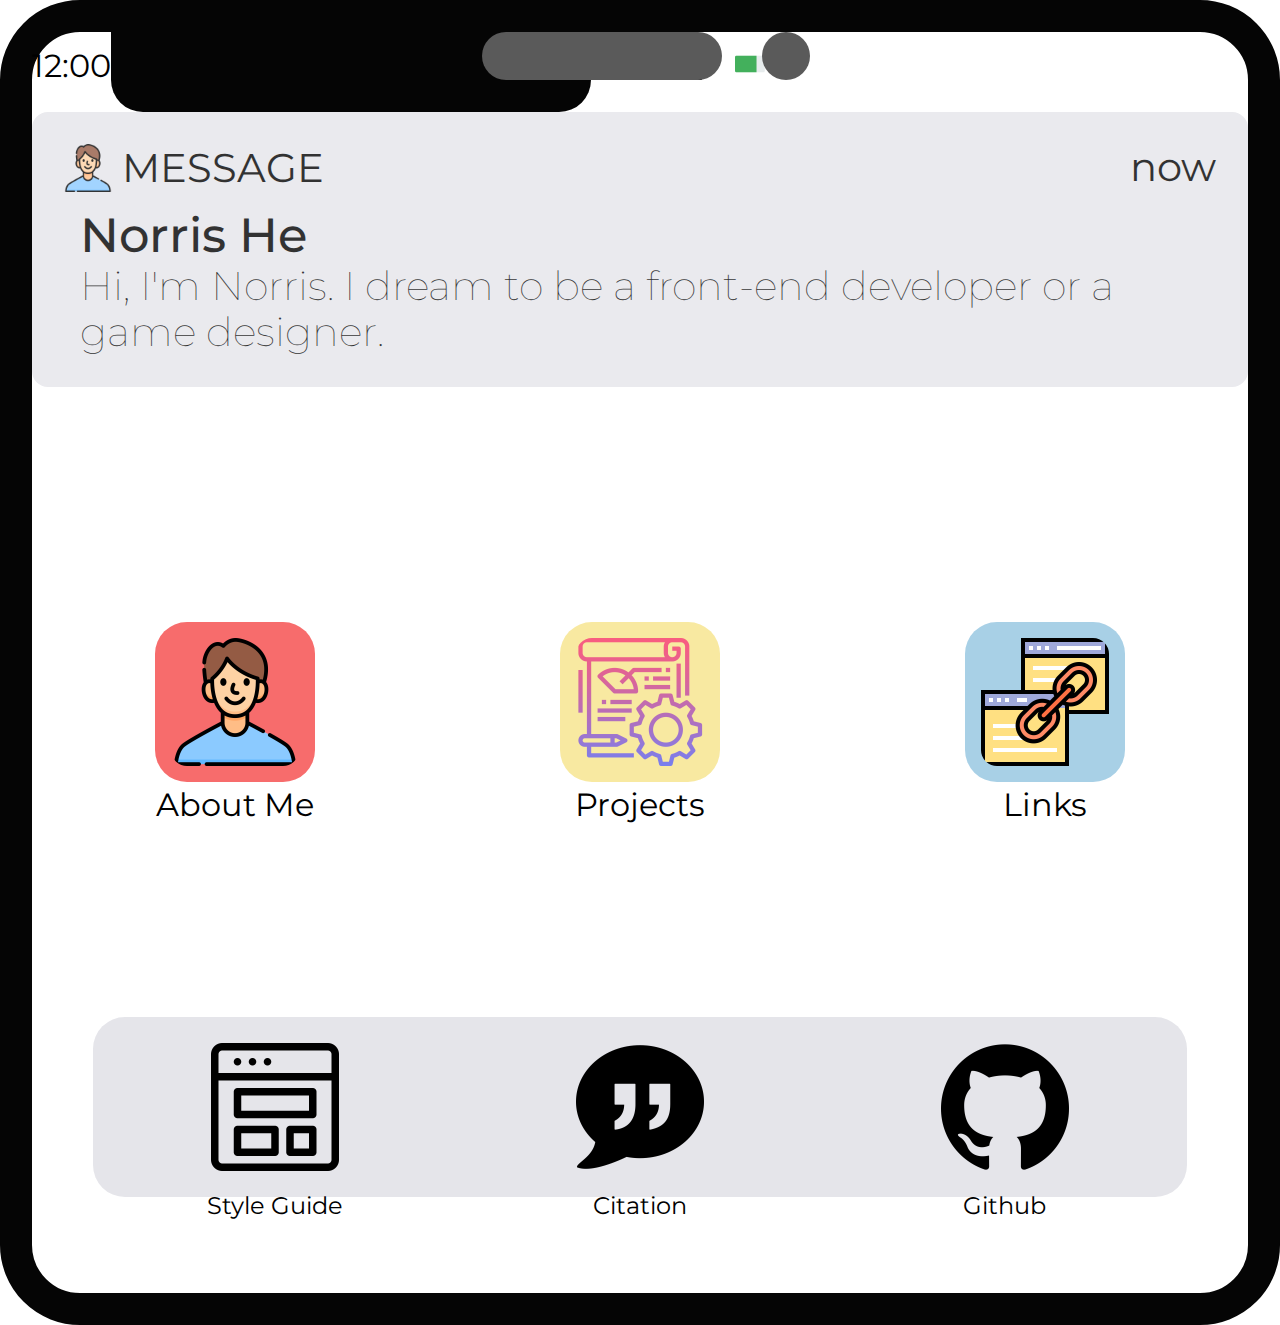
<file: index.html>
<!DOCTYPE html>
<html lang="en">

<head>
    <meta charset="utf-8">
    <meta name="viewport" content="width=device-width, initial-scale=1.0">
    <title>Norris He Portfolio</title>
    <link href="css/normalize.css" rel="stylesheet">
    <link href="css/grid.css" rel="stylesheet">
    <link href="css/main.css" rel="stylesheet">
    <link href="https://fonts.googleapis.com/css?family=Ubuntu:300,400,500,700&display=swap" rel="stylesheet">
    <link href="https://fonts.googleapis.com/css?family=Arvo:400,700&display=swap" rel="stylesheet">
    <link href="https://fonts.googleapis.com/css?family=Montserrat:400,700,900&display=swap" rel="stylesheet">
    <script type="text/javascript" src="js/processing.js"></script>
</head>

<body>
    <section id="phone-layout" class="phone-layout">

        <!-- These codes make the layout look like a phone -->
        <div class="grid layout-items">
            <div class="grid-col-1of5 time"><p>12:00</p></div>
            <div class="grid-col-3of5 camera-part"></div>
            <div class="grid-col-1of5 icons grid">
                    <div class="signal grid-col-1of3">
                        <!-- https://www.flaticon.com/free-icon/wifi_254613?term=internet&page=1&position=3 -->
                        <img src="img/internet.png" alt="1">
                    </div>
                    <!-- https://www.flaticon.com/free-icon/signal_733477?term=mobile%20signal&page=1&position=4 -->
                    <div class="wifi grid-col-1of3">
                        <img src="img/wifi.png" alt="2">
                    </div>
                    <!-- https://www.flaticon.com/free-icon/battery_148866 -->
                    <div class="battery grid-col-1of3">
                        <img src="img/battery1.png" alt="3">
                    </div>                          
            </div>
        </div>

        <div class="decoration"></div>
        <div class="dot"></div>
        <!-- Codes above create the phone layout-->


        <!-- Start of the introduction section -->
        <section id="notice-section" class="notice-section">
            <div class="notice-up">
                <!-- https://www.flaticon.com/free-icon/idea_1253804 -->
                <img class="logo" src="img/me.png" alt="Message logo">
                <span class="message">MESSAGE</span>
                <span class="now">now</span>
            </div>
            <div class="notice-bottom">
                <span>Norris He</span>
                <p>Hi, I'm Norris. I dream to be a front-end developer or a game designer.</p>
            </div>
        </section>
        <!-- End of the introduction section -->


        <!-- Start of the three navigation icons -->
        <section id="main-nav" class="grid main-nav">
            <div id="bio-nav" class="grid-col-1of3 bio-nav">
                <!-- https://www.flaticon.com/free-icon/idea_1253804 -->
                <img class="myRed" onclick="onClickAboutMe()" src="img/me.png" alt="about me icon">
                <span>About Me</span>
            </div>
            <!-- https://www.flaticon.com/free-icon/analytics_1813951?term=project&page=1&position=23 -->
            <div id="project-nav" class="grid-col-1of3 project-nav">
                <img class="myYellow" onclick="onClickProject()" src="img/project.png" alt="project icon">
                <span>Projects</span>
            </div>
            <!-- https://www.flaticon.com/free-icon/backlink_1792098?term=website%20link&page=1&position=29 -->
            <div id="contact-nav" class="grid-col-1of3 contact-nav">
                <img class="myBlue" onclick="goToContact()" src="img/link.png" alt="contact icon">
                <span>Links</span>
            </div>
        </section>
        <!-- End of the three navigation icons -->


        <!-- Start of the about me section -->
        <section id="about-me-section" class="about-me-section">
            <div class="grid about-me-content">
                <div class="grid-col-1of2 img-side gird">
                    <img class="me" src="img/me.png" alt="about me image">
                    <table class="mark-table">
                        <tr>
                            <th>Code</th>
                            <!-- https://www.flaticon.com/free-icon/star_616489?term=star&page=1&position=5 -->
                            <th><img class="star" src="img/star.png" alt="marking star"></th>
                            <th><img class="star" src="img/star.png" alt="marking star"></th>
                            <th><img class="star" src="img/star.png" alt="marking star"></th>
                            <th><img class="star" src="img/star.png" alt="marking star"></th>
                            <th><img class="star" src="img/star.png" alt="marking star"></th>
                        </tr>
                        <tr>
                            <th>Animation</th>
                            <th><img class="star" src="img/star.png" alt="marking star"></th>
                            <th><img class="star" src="img/star.png" alt="marking star"></th>
                            <th><img class="star" src="img/star.png" alt="marking star"></th>
                            <th><img class="star" src="img/star.png" alt="marking star"></th>
                        </tr>
                        <tr>
                            <th>Design</th>
                            <th><img class="star" src="img/star.png" alt="marking star"></th>
                            <th><img class="star" src="img/star.png" alt="marking star"></th>
                            <th><img class="star" src="img/star.png" alt="marking star"></th>
                            <th><img class="star" src="img/star.png" alt="marking star"></th>
                        </tr>
                        <tr>
                            <th>Illustraion</th>
                            <th><img class="star" src="img/star.png" alt="marking star"></th>
                            <th><img class="star" src="img/star.png" alt="marking star"></th>
                            <th><img class="star" src="img/star.png" alt="marking star"></th>

                        </tr>
                    </table>
                </div>
                <div class="grid-col-1of2 paragraph-side">
                    <h2>About Me</h2>
                    <p>
                        I would like to create meaningful front-end works since it can not only bring 
                        convience and pleasure, but also connect the users. To achieve my goal, I learned 
                        related knowlege and skills in my major, like HTML, CSS, Java, JavaScript. Then, I found 
                        that's not enough, so I also learned other languages, like Assembly x86-64, C, C++, 
                        Python, to improve my understanding of programing.
                    </p>
                    <p>
                        Apart from the studing and working, I love basketball and football games. I'm a big fan of 
                        NBA and NFL. Besides, I like video games, music, and movies.
                    </p>
                </div>
                <div onclick="onClickBack()" class="back-area">
                    <span>Go back</span>
                    <div class="back-bar"></div>
                </div>
            </div>
        </section>
        <!-- End of the about me section -->


        <!-- Start of the project section -->
        <section id="project-section" class="project-section">
            <h2>Project</h2>
            <div class="grid icon-area">
                <div class="grid-col-1of2 project-section-left">
                    <!-- https://www.flaticon.com/free-icon/ray_1970229 -->
                    <a href="project1.html">
                        <img src="img/gun.png" alt="project 1 icon">
                    </a>
                    <span>Alien </span>
                </div>
                <div class="grid-col-1of2 project-section-left">
                    <a href="project2.html">
                        <!-- https://www.flaticon.com/free-icon/manager_2503707?term=manager&page=1&position=14 -->
                        <img src="img/manager.png" alt="project 2 icon">
                    </a>
                    <span>Manager </span>
                </div>
            </div>
            <div onclick="onClickBack()" class="back-area">
                <span>Go back</span>
                <div class="back-bar"></div>
            </div>
        </section>
        <!-- End of the project section -->


        <!-- Start of the contact section -->
        <section id="contact-section" class="contact-section grid">
            <!-- https://www.flaticon.com/free-icon/template_2611701 -->
            <div onclick="goToStyleGuide()" class="grid-col-1of3 style-guide">
                <img src="img/styleguide.png" alt="style guide">
                <span>Style Guide</span>
            </div>
            <!-- https://www.flaticon.com/free-icon/quotation-marks-in-speech-bubble_1294?term=citation&page=1&position=6 -->
            <div onclick="goToCitation()" class="grid-col-1of3 citation">
                <img src="img/citation.png" alt="citation">
                <span>Citation</span>
            </div>
            <div onclick="goToGithub()" class="grid-col-1of3 github">
                <img src="img/github.png" alt="github">
                <span>Github</span>
            </div>
        </section>
        <!-- End of the contact section -->

    </section>



    <!-- Start of JavaScript -->
    <script>
        let showNav = true;
        let showAboutMe = false;
        let showProject = false;

        function onClickAboutMe() {
            showNav = false;
            showAboutMe = true;
            showProject = false;

            if (showNav == true) {
                document.getElementById("notice-section").style.display = 'block';
                document.getElementById("main-nav").style.display = 'flex';
                document.getElementById("about-me-section").style.display = 'none';
                document.getElementById("project-section").style.display = 'none';
            }

            if (showAboutMe == true) {
                document.getElementById("notice-section").style.display = 'none';
                document.getElementById("main-nav").style.display = 'none';
                document.getElementById("about-me-section").style.display = 'block';
                document.getElementById("project-section").style.display = 'none';
            }

            if (showProject == true) {
                document.getElementById("notice-section").style.display = 'none';
                document.getElementById("main-nav").style.display = 'none';
                document.getElementById("about-me-section").style.display = 'none';
                document.getElementById("project-section").style.display = 'block';
            }           
        }

        function onClickProject() {
            showNav = false;
            showAboutMe = false;
            showProject = true;
            if (showNav == true) {
                document.getElementById("notice-section").style.display = 'block';
                document.getElementById("main-nav").style.display = 'flex';
                document.getElementById("about-me-section").style.display = 'none';
                document.getElementById("project-section").style.display = 'none';
            }

            if (showAboutMe == true) {
                document.getElementById("notice-section").style.display = 'none';
                document.getElementById("main-nav").style.display = 'none';
                document.getElementById("about-me-section").style.display = 'block';
                document.getElementById("project-section").style.display = 'none';
            }

            if (showProject == true) {
                document.getElementById("notice-section").style.display = 'none';
                document.getElementById("main-nav").style.display = 'none';
                document.getElementById("about-me-section").style.display = 'none';
                document.getElementById("project-section").style.display = 'block';
            } 
        }

        function onClickBack() {
            let showNav = true;
            let showAboutMe = false;
            let showProject = false;
            if (showNav == true) {
                document.getElementById("notice-section").style.display = 'block';
                document.getElementById("main-nav").style.display = 'flex';
                document.getElementById("about-me-section").style.display = 'none';
                document.getElementById("project-section").style.display = 'none';
            }

            if (showAboutMe == true) {
                document.getElementById("notice-section").style.display = 'none';
                document.getElementById("main-nav").style.display = 'none';
                document.getElementById("about-me-section").style.display = 'block';
                document.getElementById("project-section").style.display = 'none';
            }

            if (showProject == true) {
                document.getElementById("notice-section").style.display = 'none';
                document.getElementById("main-nav").style.display = 'none';
                document.getElementById("about-me-section").style.display = 'none';
                document.getElementById("project-section").style.display = 'block';
            } 
        }

        if (showNav == true) {
                document.getElementById("notice-section").style.display = 'block';
                document.getElementById("main-nav").style.display = 'flex';
                document.getElementById("about-me-section").style.display = 'none';
                document.getElementById("project-section").style.display = 'none';
            }

            if (showAboutMe == true) {
                document.getElementById("notice-section").style.display = 'none';
                document.getElementById("main-nav").style.display = 'none';
                document.getElementById("about-me-section").style.display = 'block';
                document.getElementById("project-section").style.display = 'none';
            }

            if (showProject == true) {
                document.getElementById("notice-section").style.display = 'none';
                document.getElementById("main-nav").style.display = 'none';
                document.getElementById("about-me-section").style.display = 'none';
                document.getElementById("project-section").style.display = 'block';
            } 
    </script>

    <script>
        function goToContact() {
            window.location = "#contact-section";
        }

        function goToStyleGuide() {
            window.location = "styleguide.html";
        }

        function goToCitation() {
            window.location = "citation.html";
        }

        function goToGithub() {
            window.location = "https://github.com/garbagecenter/Portfolio";
        }
    </script>
    <!-- End of JavaScript -->

</body>

</html>
</file>
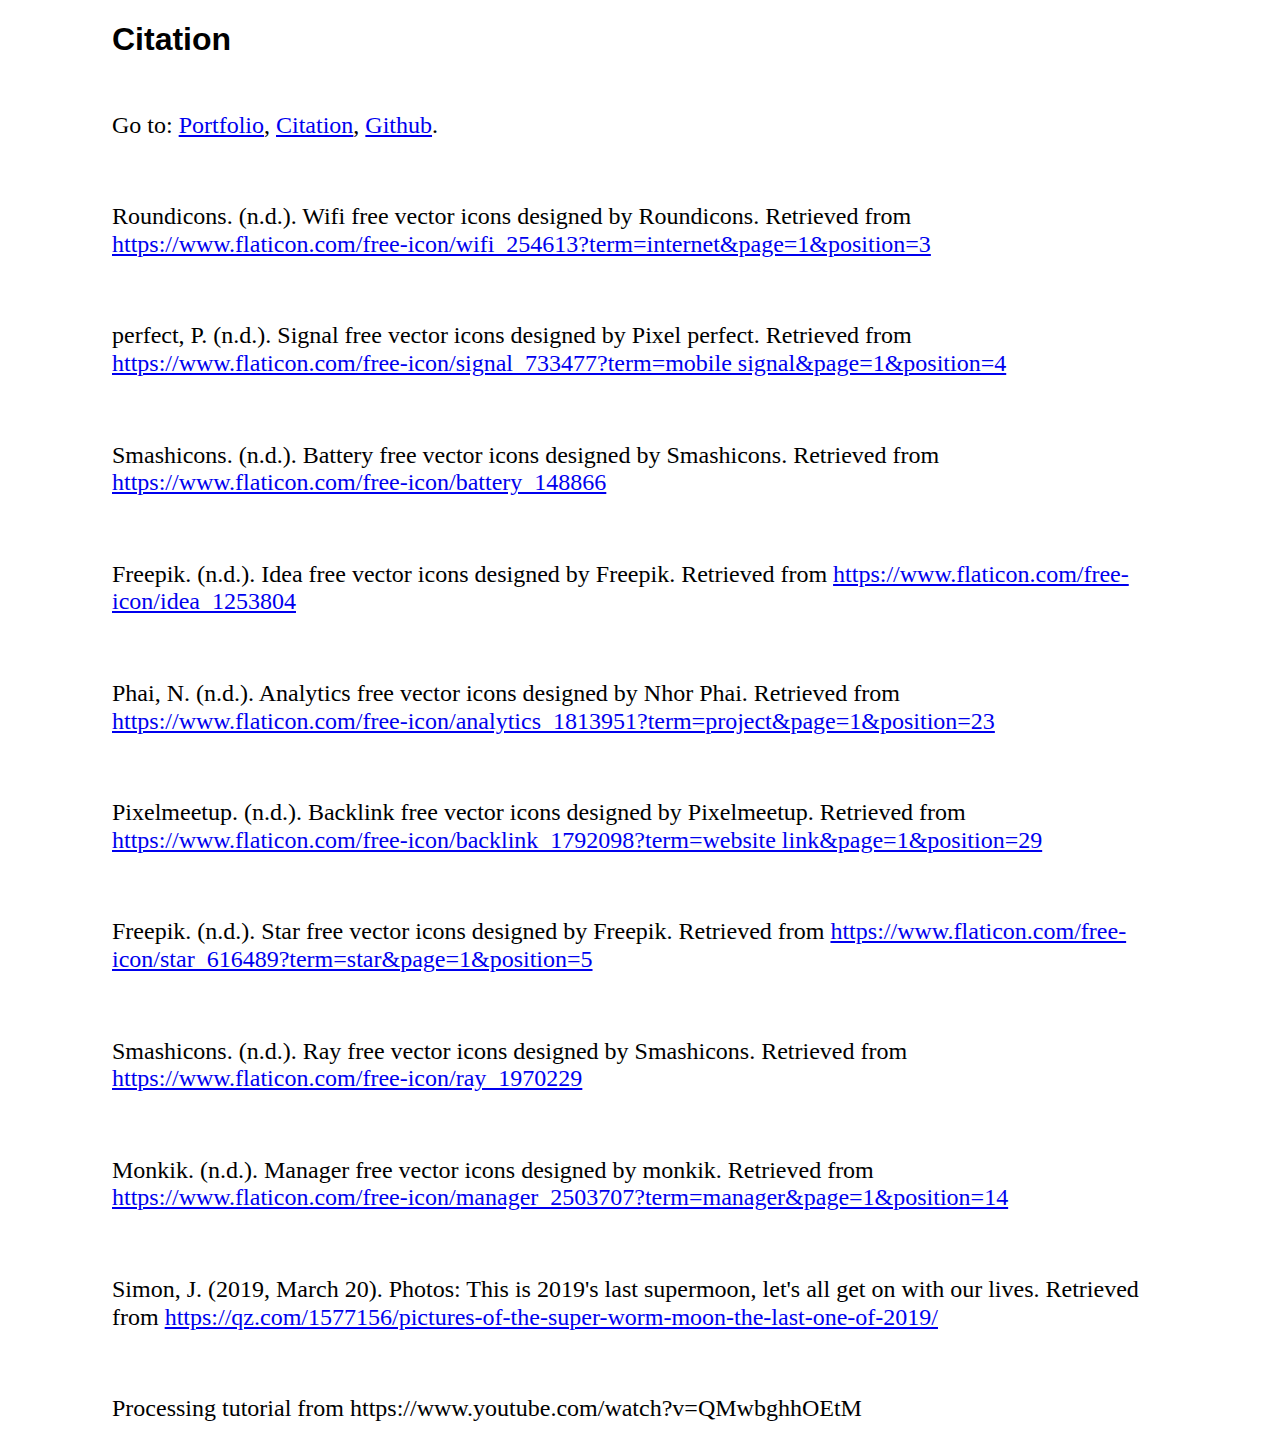
<file: citation.html>
<!DOCTYPE html>
<html lang="en">

<head>
    <meta charset="utf-8">
    <meta name="viewport" content="width=device-width, initial-scale=1.0">
    <title>Citation</title>
    <link href="css/normalize.css" rel="stylesheet">
    <link href="css/grid.css" rel="stylesheet">
    <link href="css/citation.css" rel="stylesheet">
    <link href="https://fonts.googleapis.com/css?family=Ubuntu:300,400,500,700&display=swap" rel="stylesheet">
    <link href="https://fonts.googleapis.com/css?family=Arvo:400,700&display=swap" rel="stylesheet">
    <link href="https://fonts.googleapis.com/css?family=Montserrat:400,700,900&display=swap" rel="stylesheet">
</head>

<body>
    <h1>Citation</h1>

    <nav>
      
        <p>
          Go to:
          <a href="index.html">Portfolio</a>,
          <a href="citation.html">Citation</a>,
          <a href="https://github.com/garbagecenter/Portfolio">Github</a>.
        </p>
  
      </nav>

    <p>Roundicons. (n.d.). Wifi free vector icons designed by Roundicons. Retrieved from
        <a href="https://www.flaticon.com/free-icon/wifi_254613?term=internet&page=1&position=3">
            https://www.flaticon.com/free-icon/wifi_254613?term=internet&page=1&position=3</a>
    </p>

    <p>
        perfect, P. (n.d.). Signal free vector icons designed by Pixel perfect. Retrieved from 
        <a href="https://www.flaticon.com/free-icon/signal_733477?term=mobile signal&page=1&position=4">https://www.flaticon.com/free-icon/signal_733477?term=mobile signal&page=1&position=4</a>
    </p>

    <p>
        Smashicons. (n.d.). Battery free vector icons designed by Smashicons. Retrieved from 
        <a href="https://www.flaticon.com/free-icon/battery_148866">https://www.flaticon.com/free-icon/battery_148866</a>
    </p>

    <p>
        Freepik. (n.d.). Idea free vector icons designed by Freepik. Retrieved from 
        <a href="https://www.flaticon.com/free-icon/idea_1253804">https://www.flaticon.com/free-icon/idea_1253804</a>
    </p>

    <p>
        Phai, N. (n.d.). Analytics free vector icons designed by Nhor Phai. Retrieved from 
        <a href="https://www.flaticon.com/free-icon/analytics_1813951?term=project&page=1&position=23">https://www.flaticon.com/free-icon/analytics_1813951?term=project&page=1&position=23</a>
    </p>

    <p>
        Pixelmeetup. (n.d.). Backlink free vector icons designed by Pixelmeetup. Retrieved from 
        <a href="https://www.flaticon.com/free-icon/backlink_1792098?term=website link&page=1&position=29">https://www.flaticon.com/free-icon/backlink_1792098?term=website link&page=1&position=29</a>
    </p>

    <p>
        Freepik. (n.d.). Star free vector icons designed by Freepik. Retrieved from 
        <a href="https://www.flaticon.com/free-icon/star_616489?term=star&page=1&position=5">https://www.flaticon.com/free-icon/star_616489?term=star&page=1&position=5</a>
    </p>

    <p>
        Smashicons. (n.d.). Ray free vector icons designed by Smashicons. Retrieved from 
        <a href="https://www.flaticon.com/free-icon/ray_1970229">https://www.flaticon.com/free-icon/ray_1970229</a>
    </p>

    <p>
        Monkik. (n.d.). Manager free vector icons designed by monkik. Retrieved from 
        <a href="https://www.flaticon.com/free-icon/manager_2503707?term=manager&page=1&position=14">https://www.flaticon.com/free-icon/manager_2503707?term=manager&page=1&position=14</a>
    </p>

    <p>
        Simon, J. (2019, March 20). Photos: This is 2019's last supermoon, let's all get on with our lives. Retrieved from 
        <a href="https://qz.com/1577156/pictures-of-the-super-worm-moon-the-last-one-of-2019/">https://qz.com/1577156/pictures-of-the-super-worm-moon-the-last-one-of-2019/</a>
    </p>

    <p>
        Processing tutorial from https://www.youtube.com/watch?v=QMwbghhOEtM
    </p>
</body>

</html>
</file>
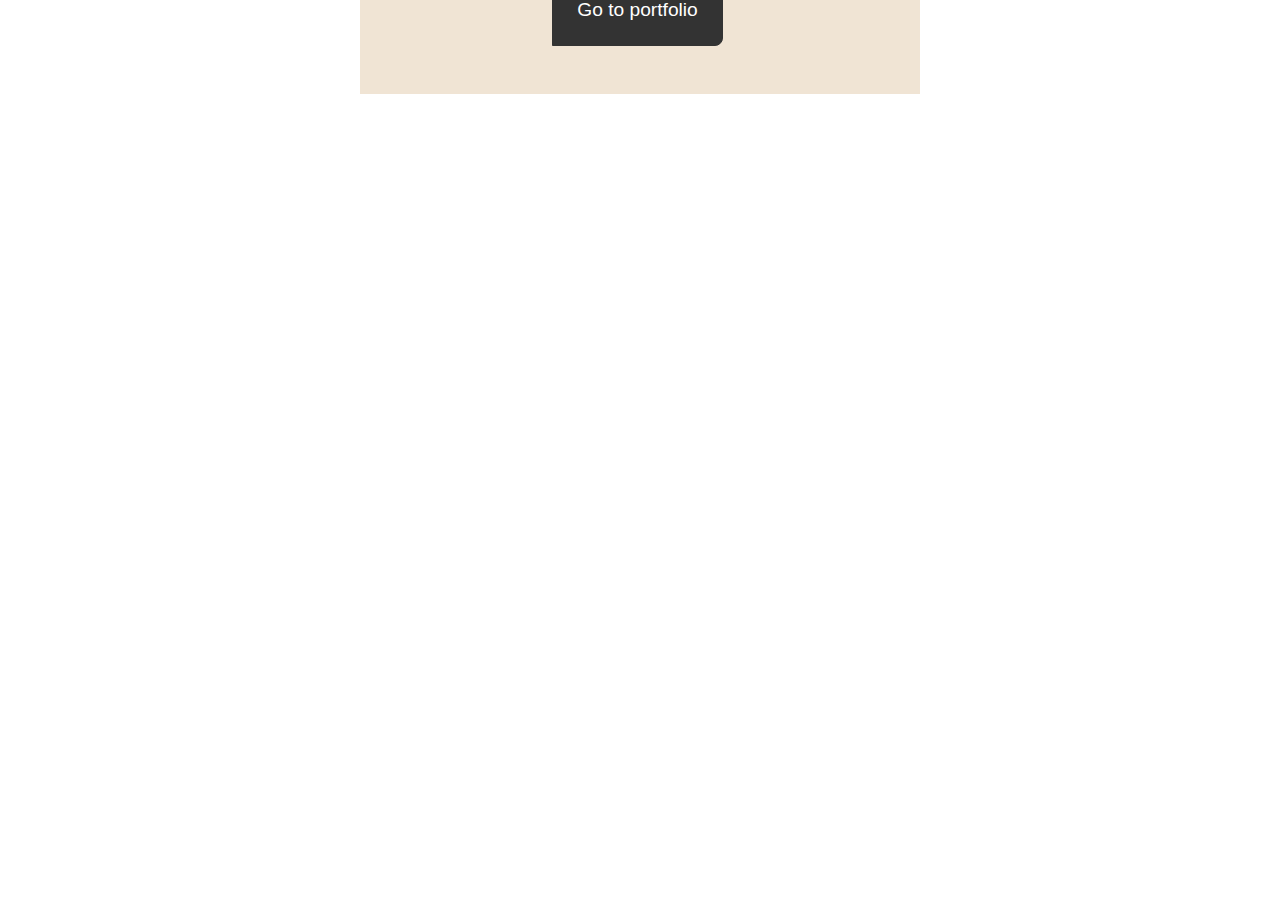
<file: intro.html>
<!DOCTYPE html>
<html lang="en">

<head>
    <meta charset="utf-8">
    <meta name="viewport" content="width=device-width, initial-scale=1.0">
    <title>Welcome</title>
    <link href="css/normalize.css" rel="stylesheet">
    <link href="css/grid.css" rel="stylesheet">
    <link href="css/intro.css" rel="stylesheet">
    <link href="https://fonts.googleapis.com/css?family=Ubuntu:300,400,500,700&display=swap" rel="stylesheet">
    <link href="https://fonts.googleapis.com/css?family=Arvo:400,700&display=swap" rel="stylesheet">
    <link href="https://fonts.googleapis.com/css?family=Montserrat:400,700,900&display=swap" rel="stylesheet">
</head>

<body class="pop-up">
    <div id="pop-up">
        <img src="img/student.png">
        <div class="container">
          <h1>Hi! I'm Norris.</h1>
          <p>Interested in being a front-end developer</p>
          <!-- <input type="email" placeholder="email" required> -->
          <button onclick="goToPortfolio()">Go to portfolio</button>
        </div>
      </div>

      <!-- Button go to orderComplete page -->
    <script>
      function goToPortfolio() {
          window.location = "portfolio.html";
      }
    </script>
</body>

</html>
</file>
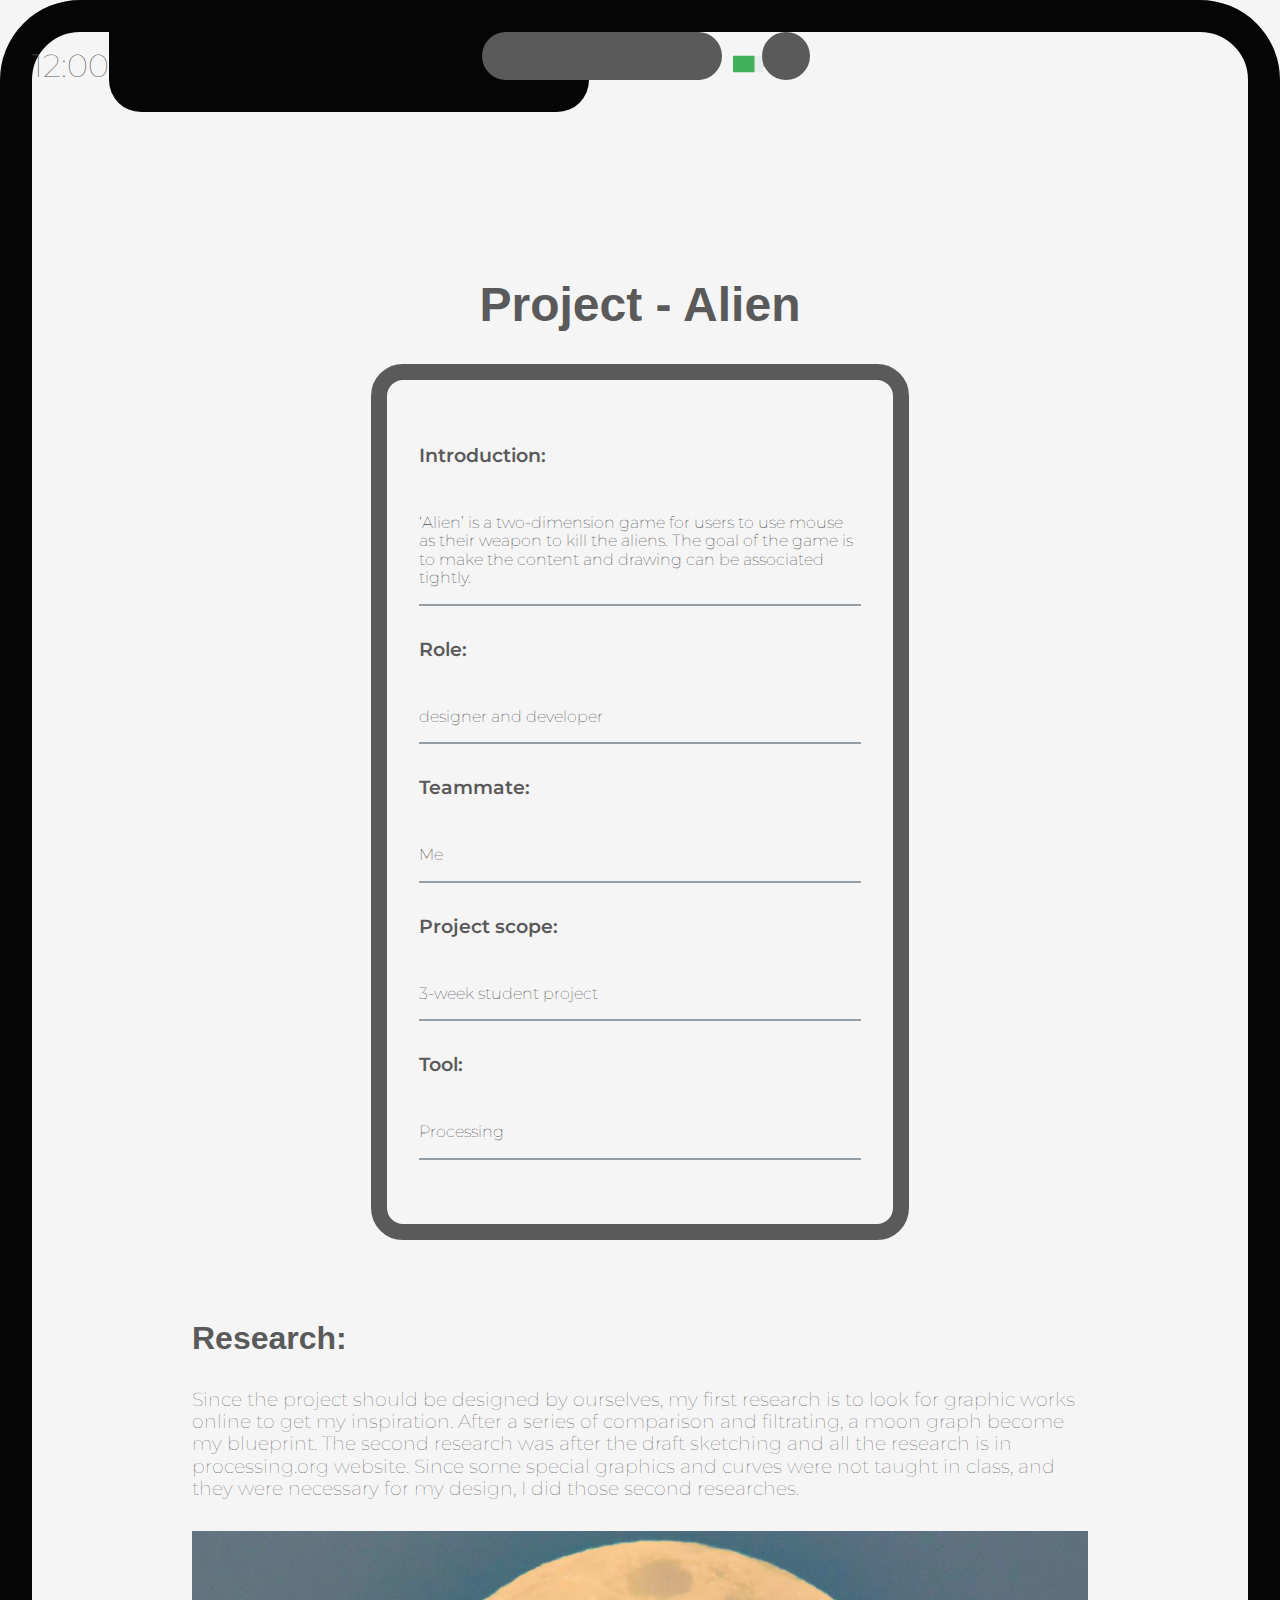
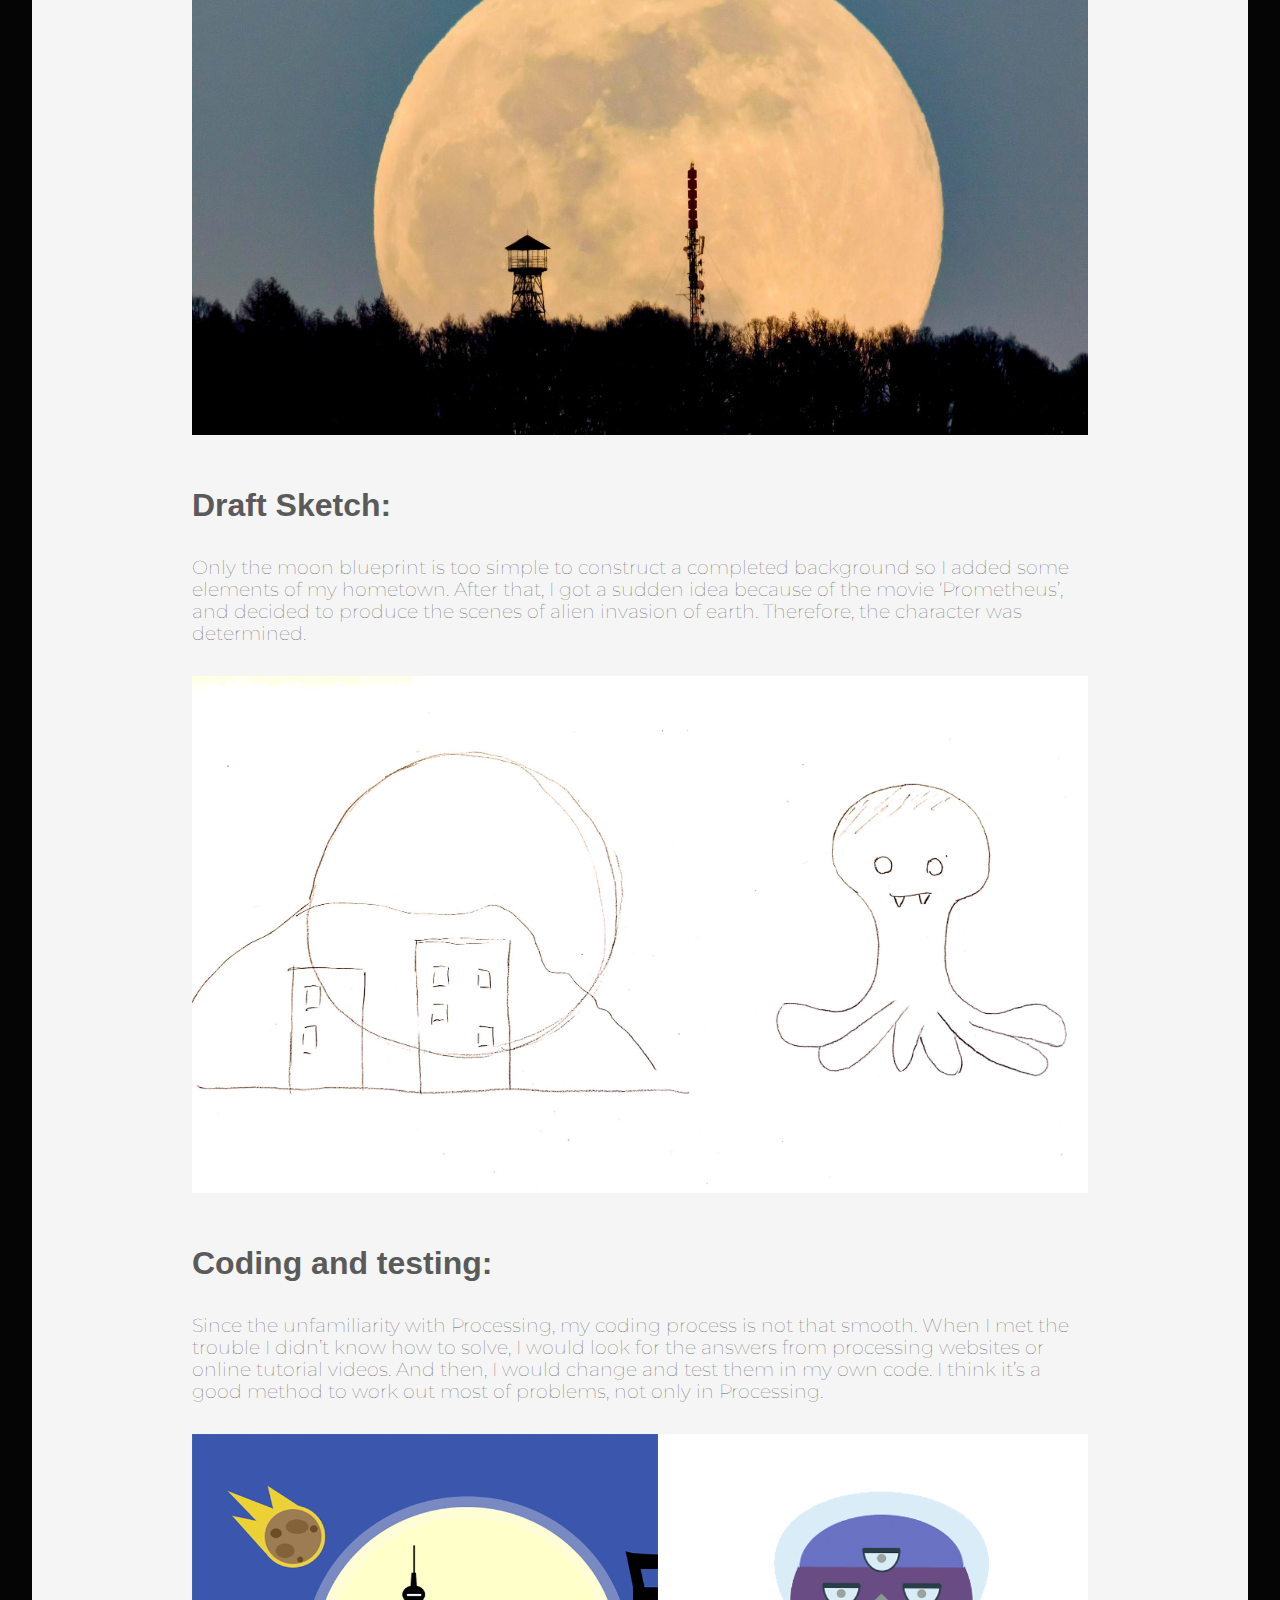
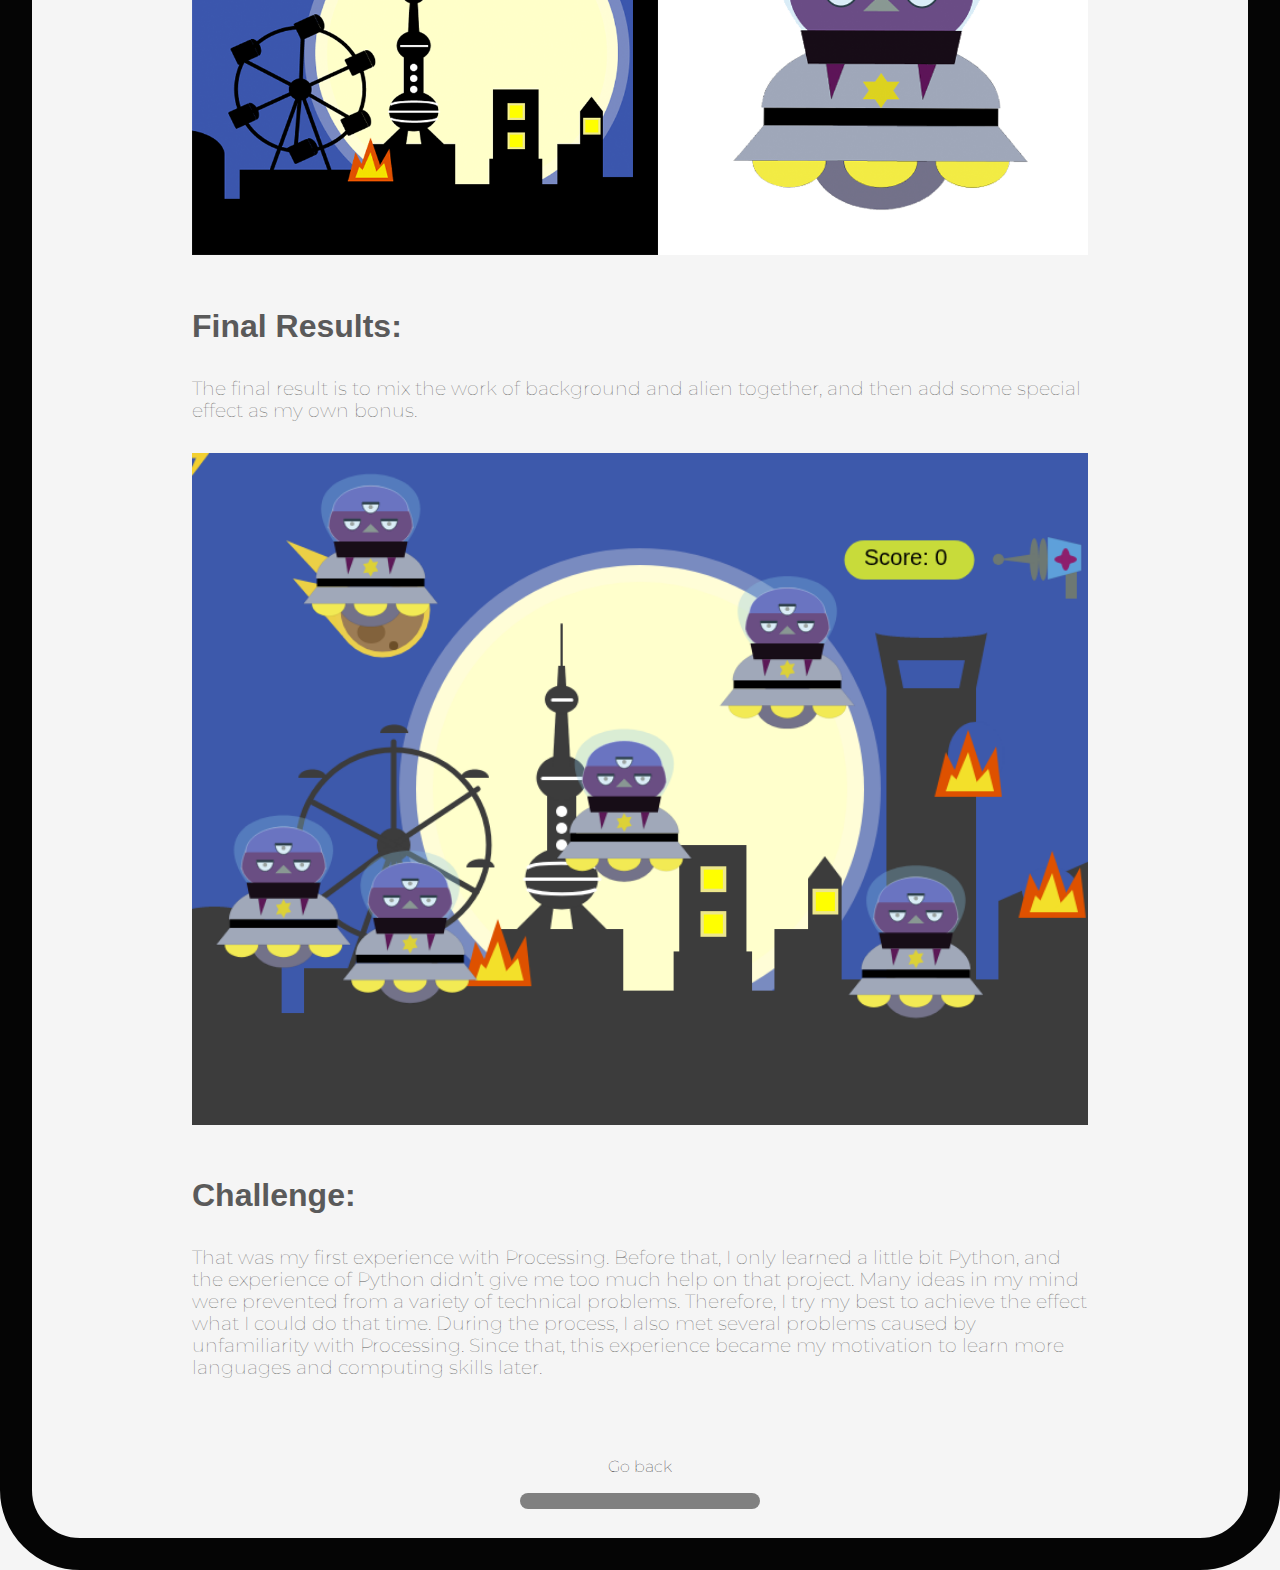
<file: project1.html>
<!DOCTYPE html>
<html lang="en">

<head>
    <meta charset="utf-8">
    <meta name="viewport" content="width=device-width, initial-scale=1.0">
    <title>Project 1</title>
    <link href="css/normalize.css" rel="stylesheet">
    <link href="css/grid.css" rel="stylesheet">
    <link href="css/main.css" rel="stylesheet">
    <link href="css/project.css" rel="stylesheet">
    <link href="https://fonts.googleapis.com/css?family=Ubuntu:300,400,500,700&display=swap" rel="stylesheet">
    <link href="https://fonts.googleapis.com/css?family=Arvo:400,700&display=swap" rel="stylesheet">
    <link href="https://fonts.googleapis.com/css?family=Montserrat:400,700,900&display=swap" rel="stylesheet">
    <script src="js/processing.js"></script>
</head>

<body>
    <section class="phone-layout">

        <div class="layout-items grid">
            <div class="grid-col-1of5 time"><p>12:00</p></div>
            <div class="grid-col-3of5 camera-part"></div>
            <div class="grid-col-1of5 icons grid">
                    <div class="signal grid-col-1of3">
                        <img src="img/internet.png" alt="1">
                    </div>
                    <div class="wifi grid-col-1of3">
                        <img src="img/wifi.png" alt="2">
                    </div>
                    <div class="battery grid-col-1of3">
                        <img src="img/battery1.png" alt="3">
                    </div>                          
            </div>
        </div>
                
        <div class="decoration"></div>
        <div class="dot"></div>


        <!-- Start of Project section -->
        <section class="project-detail-section">
            <section class="project-intro">
                <div class="align-center">
                    <h1>Project - Alien</h1>
                </div>
                <ul>
                    <li class="list-bold">Introduction:</li>
                    <li class="border-bottom-line">‘Alien’ is a two-dimension game for users to use mouse as their weapon to kill the aliens. The goal of the game is to make the content and drawing can be associated tightly.</li>
                    <li class="list-bold">Role:</li>
                    <li class="border-bottom-line">designer and developer</li>
                    <li class="list-bold">Teammate:</li>
                    <li class="border-bottom-line">Me</li>
                    <li class="list-bold">Project scope:</li>
                    <li class="border-bottom-line">3-week student project</li>
                    <li class="list-bold">Tool:</li>
                    <li class="border-bottom-line">Processing</li>
                </ul>
            </section> 

            <section class="project-process">
                <div>
                    <h2>Research:</h2>
                    <p>Since the project should be designed by ourselves, my first research is to look for graphic works online to get my inspiration. After a series of comparison and filtrating, a moon graph become my blueprint.
                        The second research was after the draft sketching and all the research is in processing.org website.  Since some special graphics and curves were not taught in class, and they were necessary for my design, I did those second researches.
                    </p>
                    <!-- https://qz.com/1577156/pictures-of-the-super-worm-moon-the-last-one-of-2019/ -->
                    <img src="img/moon.jpg" alt="research image">
                </div>

                <div>
                    <h2>Draft Sketch:</h2>
                    <p>
                        Only the moon blueprint is too simple to construct a completed background so I added some elements of my hometown. 
    After that, I got a sudden idea because of the movie ‘Prometheus’, and decided to produce the scenes of alien invasion of earth. Therefore, the character was determined.
                    </p>
                    <img src="img/alien-sketch.jpg" alt="draft sktech image">
                </div>

                <div>
                    <h2>Coding and testing:</h2>
                    <p>
                        Since the unfamiliarity with Processing, my coding process is not that smooth. When I met the trouble I didn’t know how to solve, I would look for the answers from processing websites or online tutorial videos. And then, I would change and test them in my own code. I think it’s a good method to work out most of problems, not only in Processing. 
                    </p>
                    <img src="img/alien-coding.png" alt="coding & testing image">
                </div>

                <div>
                    <h2>Final Results:</h2>
                    <p>
                        The final result is to mix the work of background and alien together, and then add some special effect as my own bonus. 
                    </p>
                    <!-- Tutorial coms from https://www.youtube.com/watch?v=QMwbghhOEtM -->
                    <canvas data-processing-sources="js/AlienGame.pde"></canvas>
                </div>

                <div>
                    <h2>Challenge: </h2>
                    <p>
                        That was my first experience with Processing. Before that,  I only learned a little bit Python, and the experience of Python didn’t give me too much help on that project. Many ideas in my mind were prevented from a variety of technical problems. Therefore, I try my best to achieve the effect what I could do that time. During the process, I also met several problems caused by unfamiliarity with Processing. Since that, this experience became my motivation to learn more languages and computing skills later. 
                    </p>
                </div>
            </section>
        </section>
        <!-- End of Project section --> 


        <div onclick="backHome()" class="back-area">
            <span>Go back</span>
            <div class="back-bar"></div>
        </div>
        
        <script>
            function backHome() {
                window.location = "index.html";
            }
        </script>
    </section>

</body>

</html>
</file>
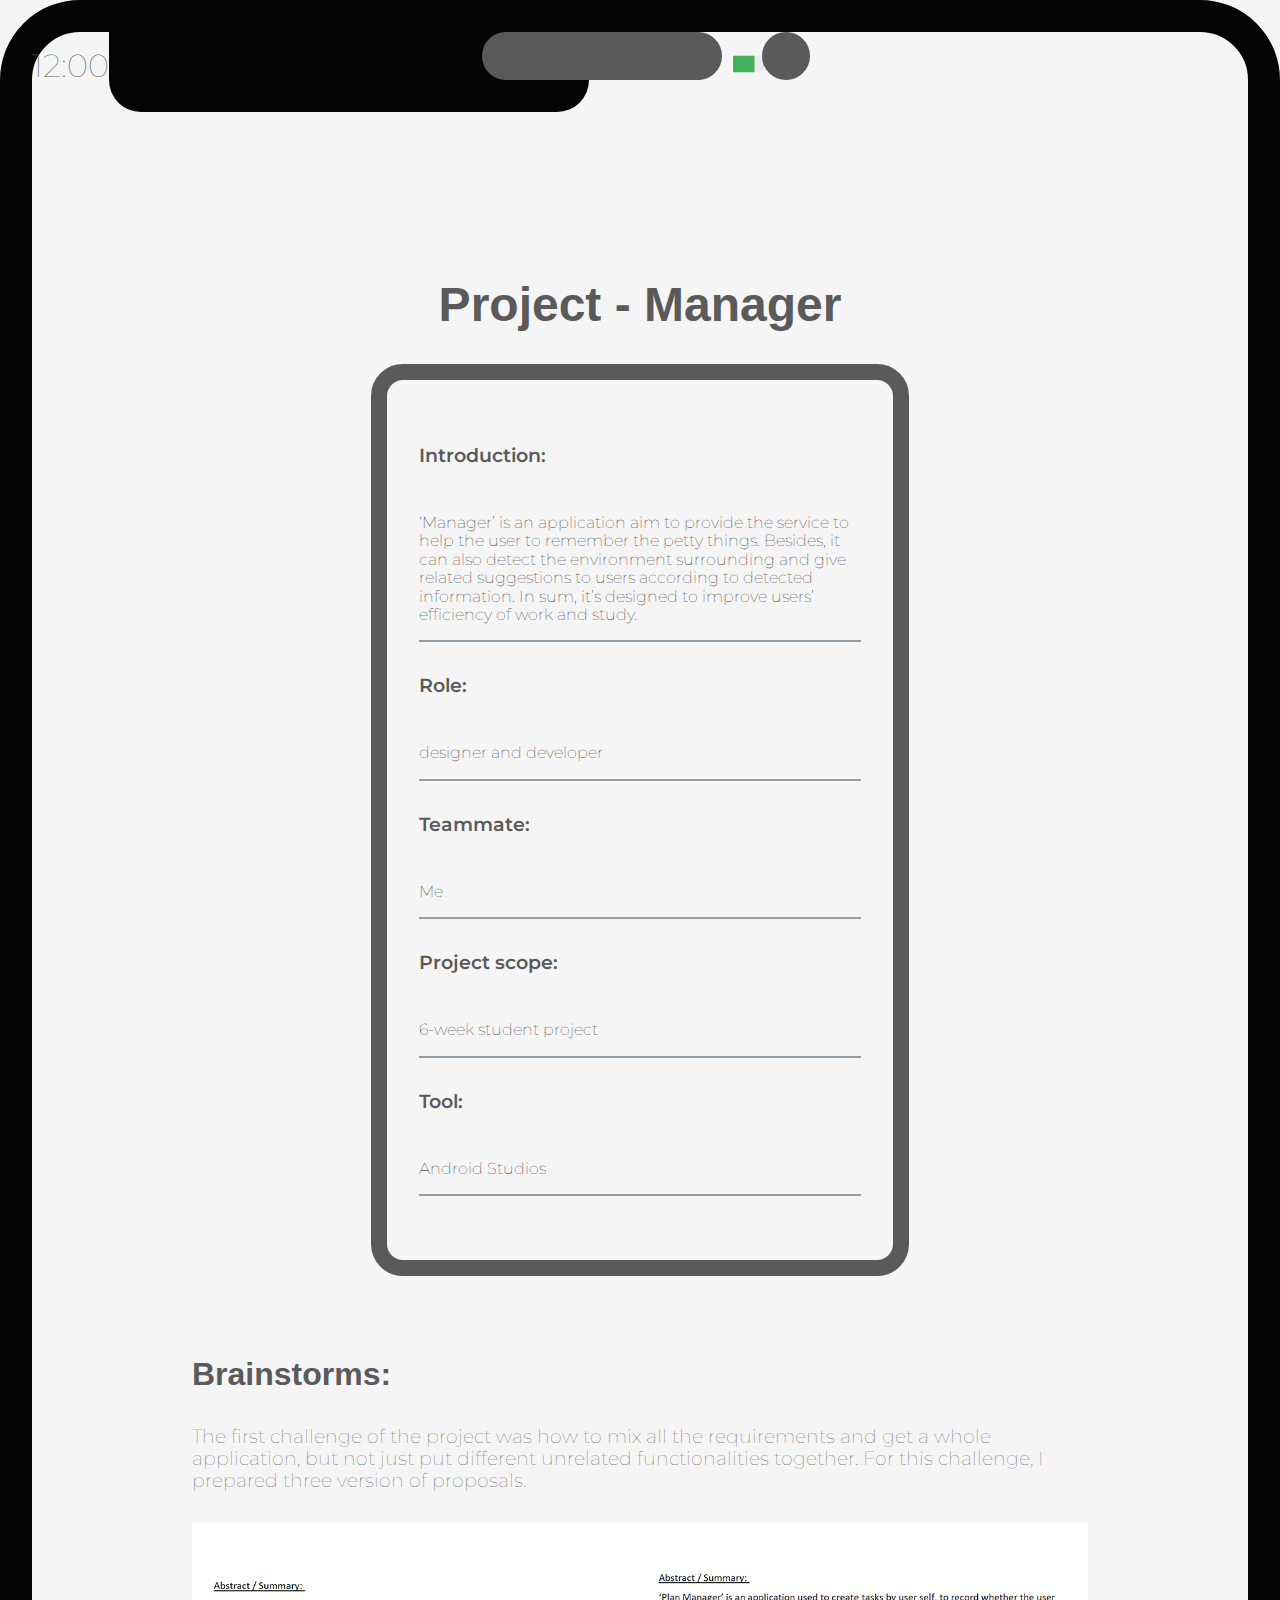
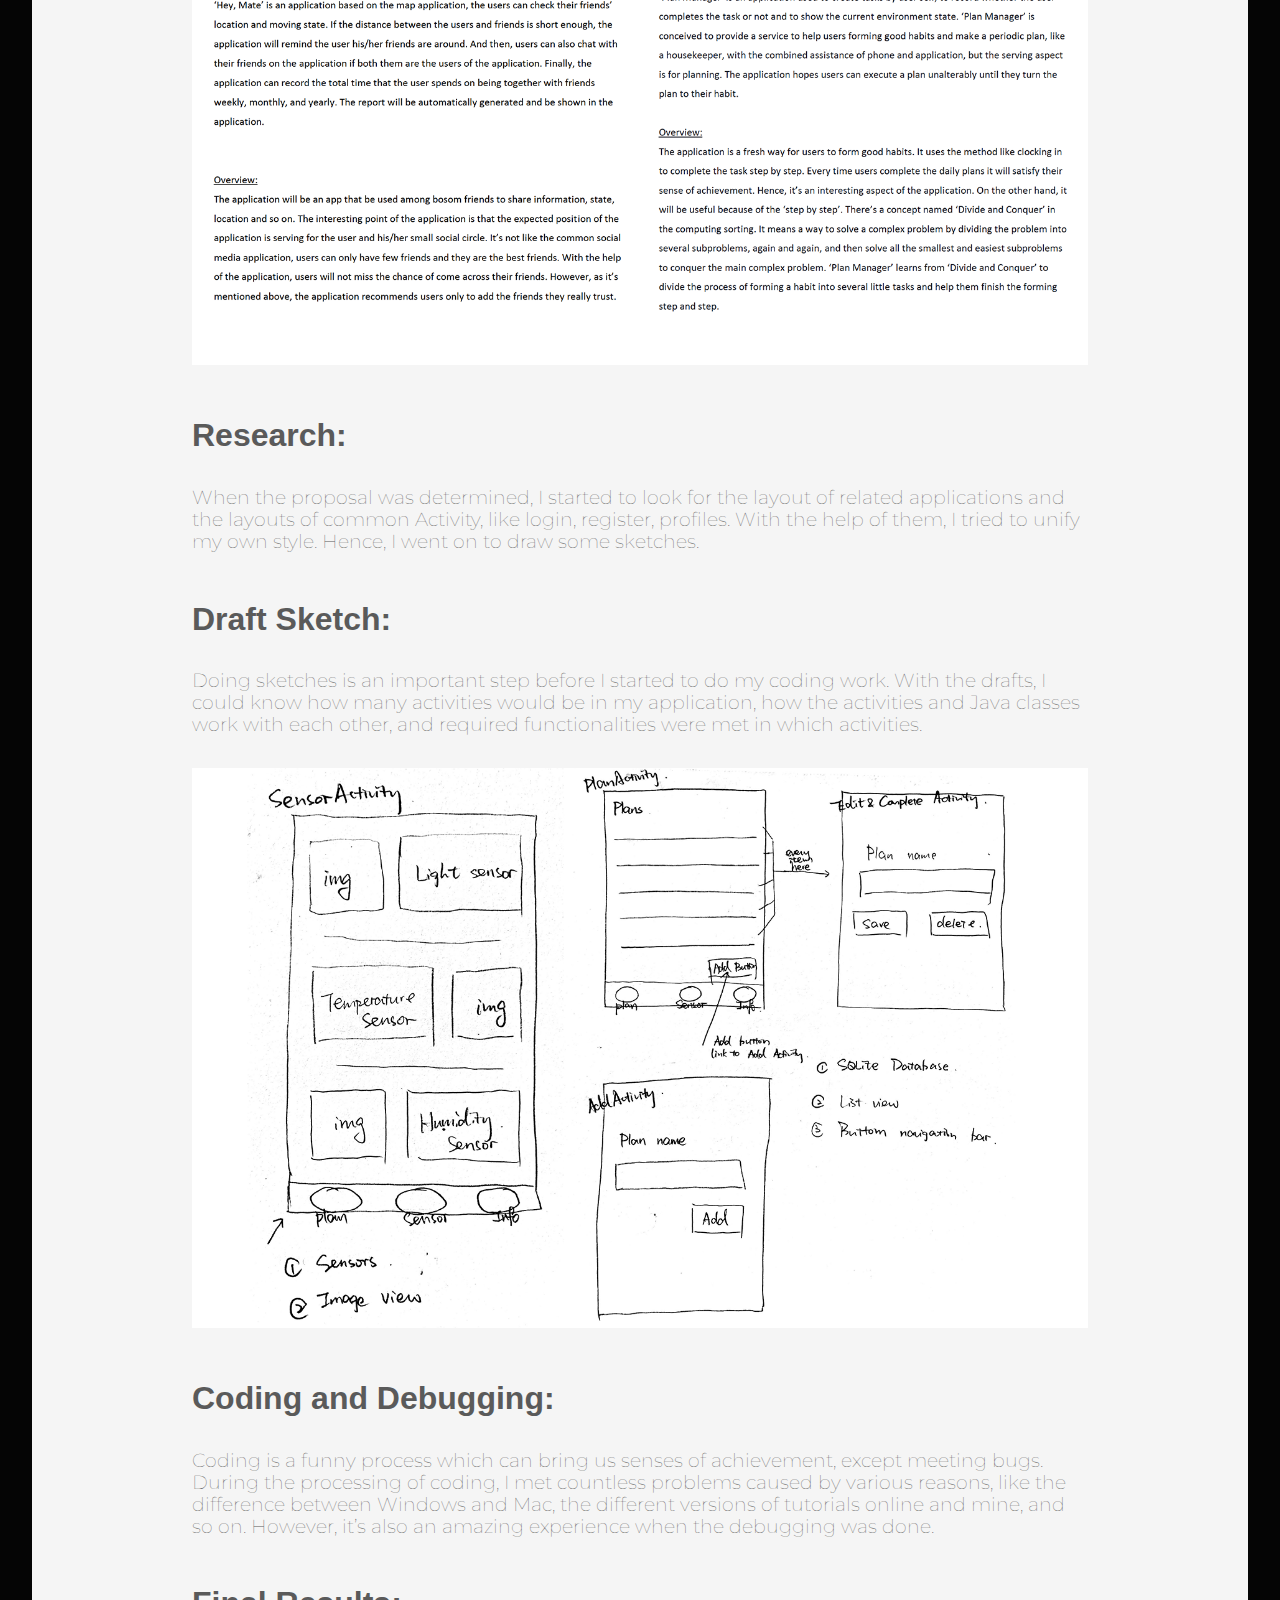
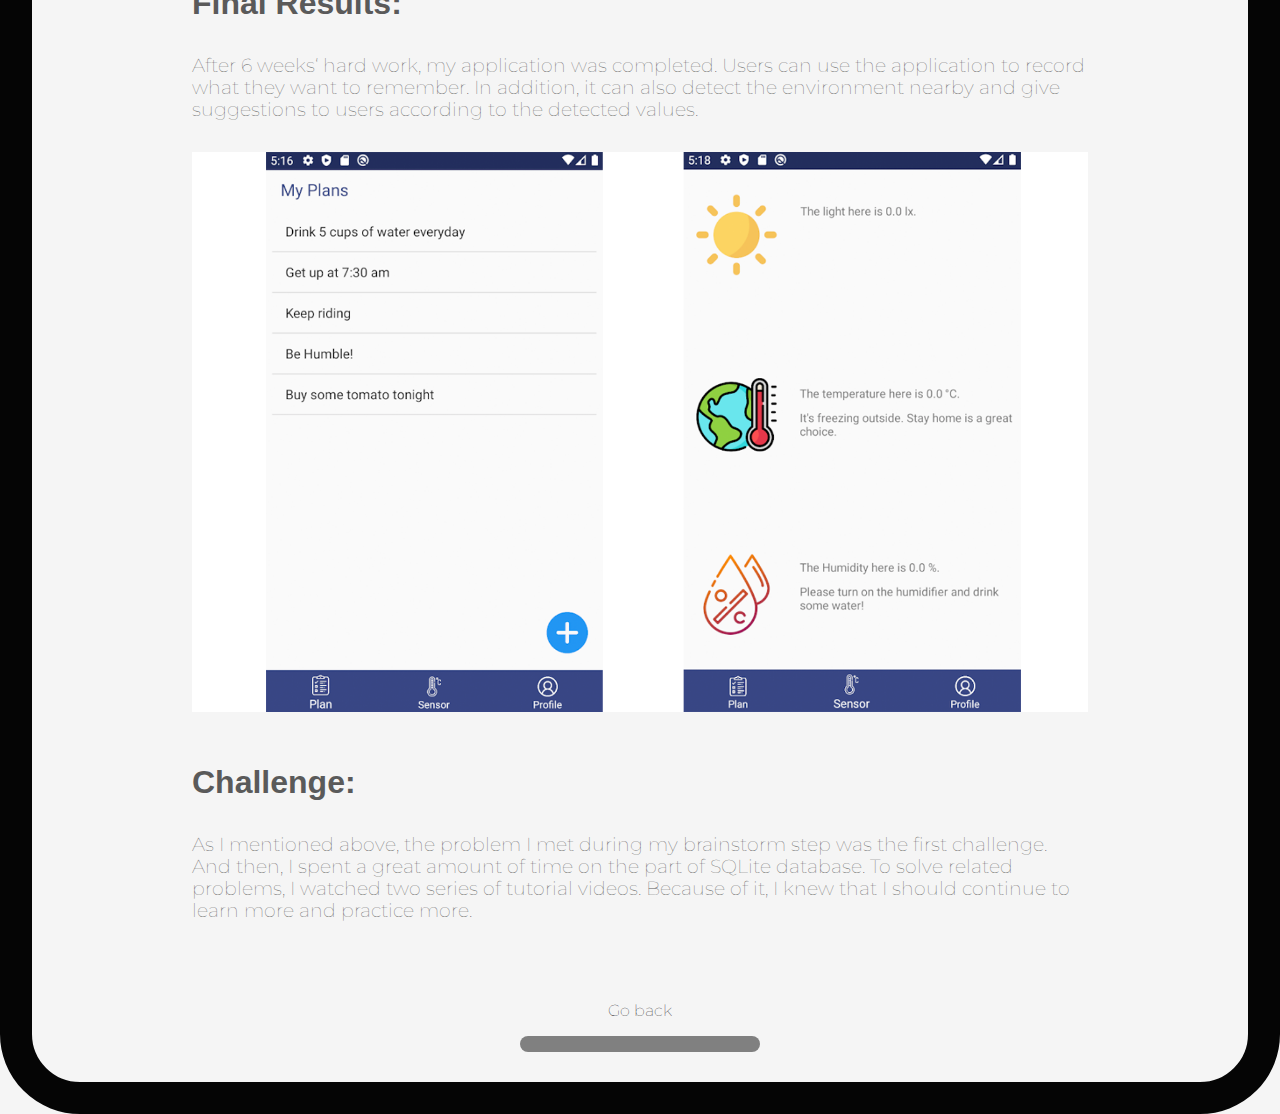
<file: project2.html>
<!DOCTYPE html>
<html lang="en">

<head>
    <meta charset="utf-8">
    <meta name="viewport" content="width=device-width, initial-scale=1.0">
    <title>Project 2</title>
    <link href="css/normalize.css" rel="stylesheet">
    <link href="css/grid.css" rel="stylesheet">
    <link href="css/main.css" rel="stylesheet">
    <link href="css/project.css" rel="stylesheet">
    <link href="https://fonts.googleapis.com/css?family=Ubuntu:300,400,500,700&display=swap" rel="stylesheet">
    <link href="https://fonts.googleapis.com/css?family=Arvo:400,700&display=swap" rel="stylesheet">
    <link href="https://fonts.googleapis.com/css?family=Montserrat:400,700,900&display=swap" rel="stylesheet">
</head>

<body>
    <section class="phone-layout">

        <div class="layout-items grid">
            <div class="grid-col-1of5 time"><p>12:00</p></div>
            <div class="grid-col-3of5 camera-part"></div>
            <div class="grid-col-1of5 icons grid">
                <!-- <div class="grid"> -->
                    <div class="signal grid-col-1of3">
                        <img src="img/internet.png" alt="1">
                    </div>
                    <div class="wifi grid-col-1of3">
                        <img src="img/wifi.png" alt="2">
                    </div>
                    <div class="battery grid-col-1of3">
                        <img src="img/battery1.png" alt="3">
                    </div>                          
                <!-- </div>   -->
            </div>
        </div>
                
        <div class="decoration"></div>
        <div class="dot"></div>


        <!-- Start of Project section -->
        <section class="project-detail-section">
            <section class="project-intro">
                <div class="align-center">
                    <h1>Project - Manager</h1>
                </div>

                <ul>
                    <li class="list-bold">Introduction:</li>
                    <li class="border-bottom-line">‘Manager’ is an application aim to provide the service to help the user to remember the petty things. Besides, it can also detect the environment surrounding and give related suggestions to users according to detected information. In sum, it’s designed to improve users’ efficiency of work and study.</li>
                    <li class="list-bold">Role:</li>
                    <li class="border-bottom-line">designer and developer</li>
                    <li class="list-bold">Teammate:</li>
                    <li class="border-bottom-line">Me</li>
                    <li class="list-bold">Project scope:</li>
                    <li class="border-bottom-line">6-week student project</li>
                    <li class="list-bold">Tool:</li>
                    <li class="border-bottom-line">Android Studios</li>
                </ul>
            </section>

            <section class="project-process">
                <div>
                    <h2>Brainstorms:</h2>
                    <p>The first challenge of the project was how to mix all the requirements and get a whole application, but not just put different unrelated functionalities together. For this challenge, I prepared three version of proposals.
                    </p>
                    <img src="img/manager-proposal.png" alt="brainstorms image">
                </div>

                <div>
                    <h2>Research:</h2>
                    <p>
                        When the proposal was determined, I started to look for the layout of related applications and the layouts of common Activity, like login, register, profiles. With the help of them, I tried to unify my own style. Hence, I went on to draw some sketches.
                    </p>
                </div>

                <div>
                    <h2>Draft Sketch:</h2>
                    <p>
                        Doing sketches is an important step before I started to do my coding work. With the drafts, I could know how many activities would be in my application, how the activities and Java classes work with each other, and required functionalities were met in which activities.  
                    </p>
                    <img src="img/manager-sketch.png" alt="draft sktech image">
                </div>

                <div>
                    <h2>Coding and Debugging:</h2>
                    <p>
                        Coding is a funny process which can bring us senses of achievement, except meeting bugs. During the processing of coding, I met countless problems caused by various reasons, like the difference between Windows and Mac, the different versions of tutorials online and mine, and so on. However, it’s also an amazing experience when the debugging was done.                    </p>
                </div>

                <div>
                    <h2>Final Results:</h2>
                    <p>
                        After 6 weeks‘ hard work, my application was completed. Users can use the application to record what they want to remember. In addition, it can also detect the environment nearby and give suggestions to users according to the detected values.                     </p>
                    <img src="img/manager-coding.png" alt="result image">
                </div>

                <div>
                    <h2>Challenge: </h2>
                    <p>
                        As I mentioned above, the problem I met during my brainstorm step was the first challenge. And then, I spent a great amount of time on the part of SQLite database. To solve related problems, I watched two series of tutorial videos. Because of it, I knew that I should continue to learn more and practice more.                    </p>
                </div>
            </section>
        </section>
        <!-- End of Project section --> 


        <div onclick="backHome()" class="back-area">
            <span>Go back</span>
            <div class="back-bar"></div>
        </div>
        
        <script>
            function backHome() {
                window.location = "index.html";
            }
        </script>
    </section>

</body>

</html>
</file>
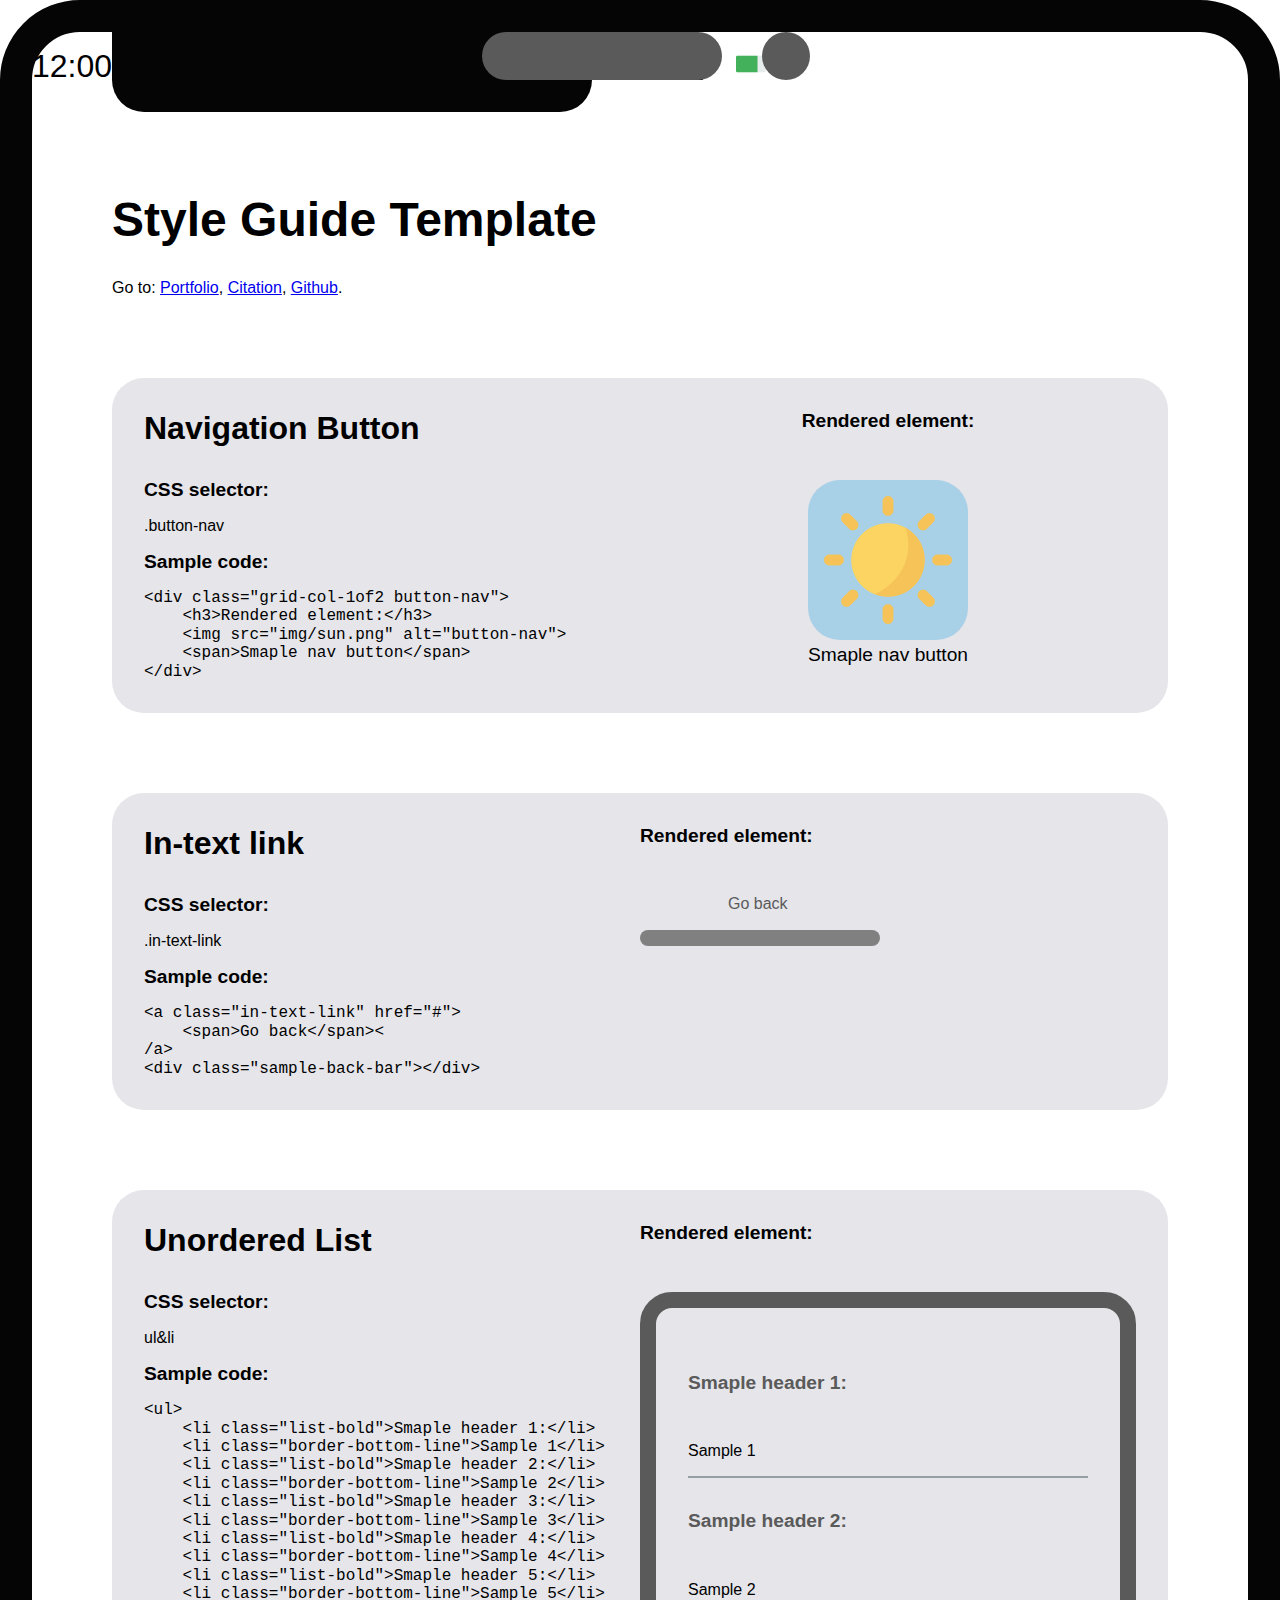
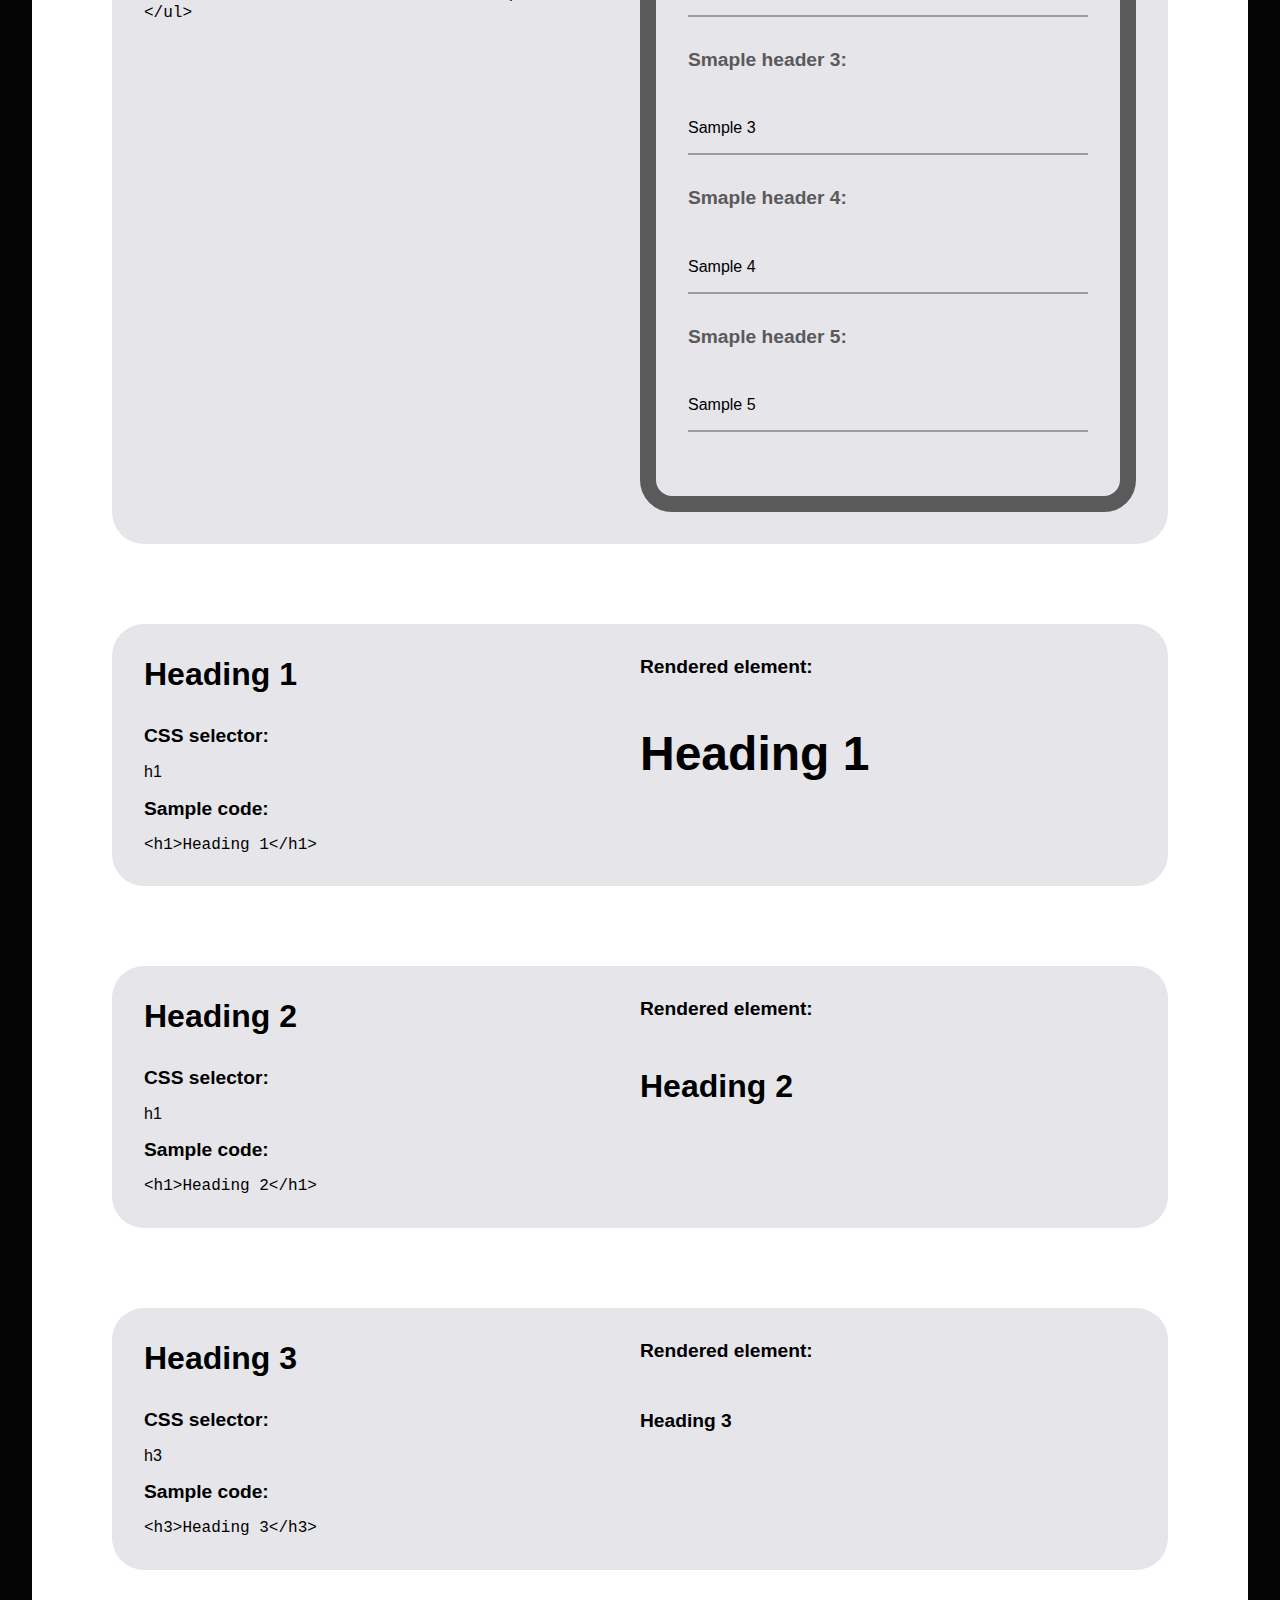
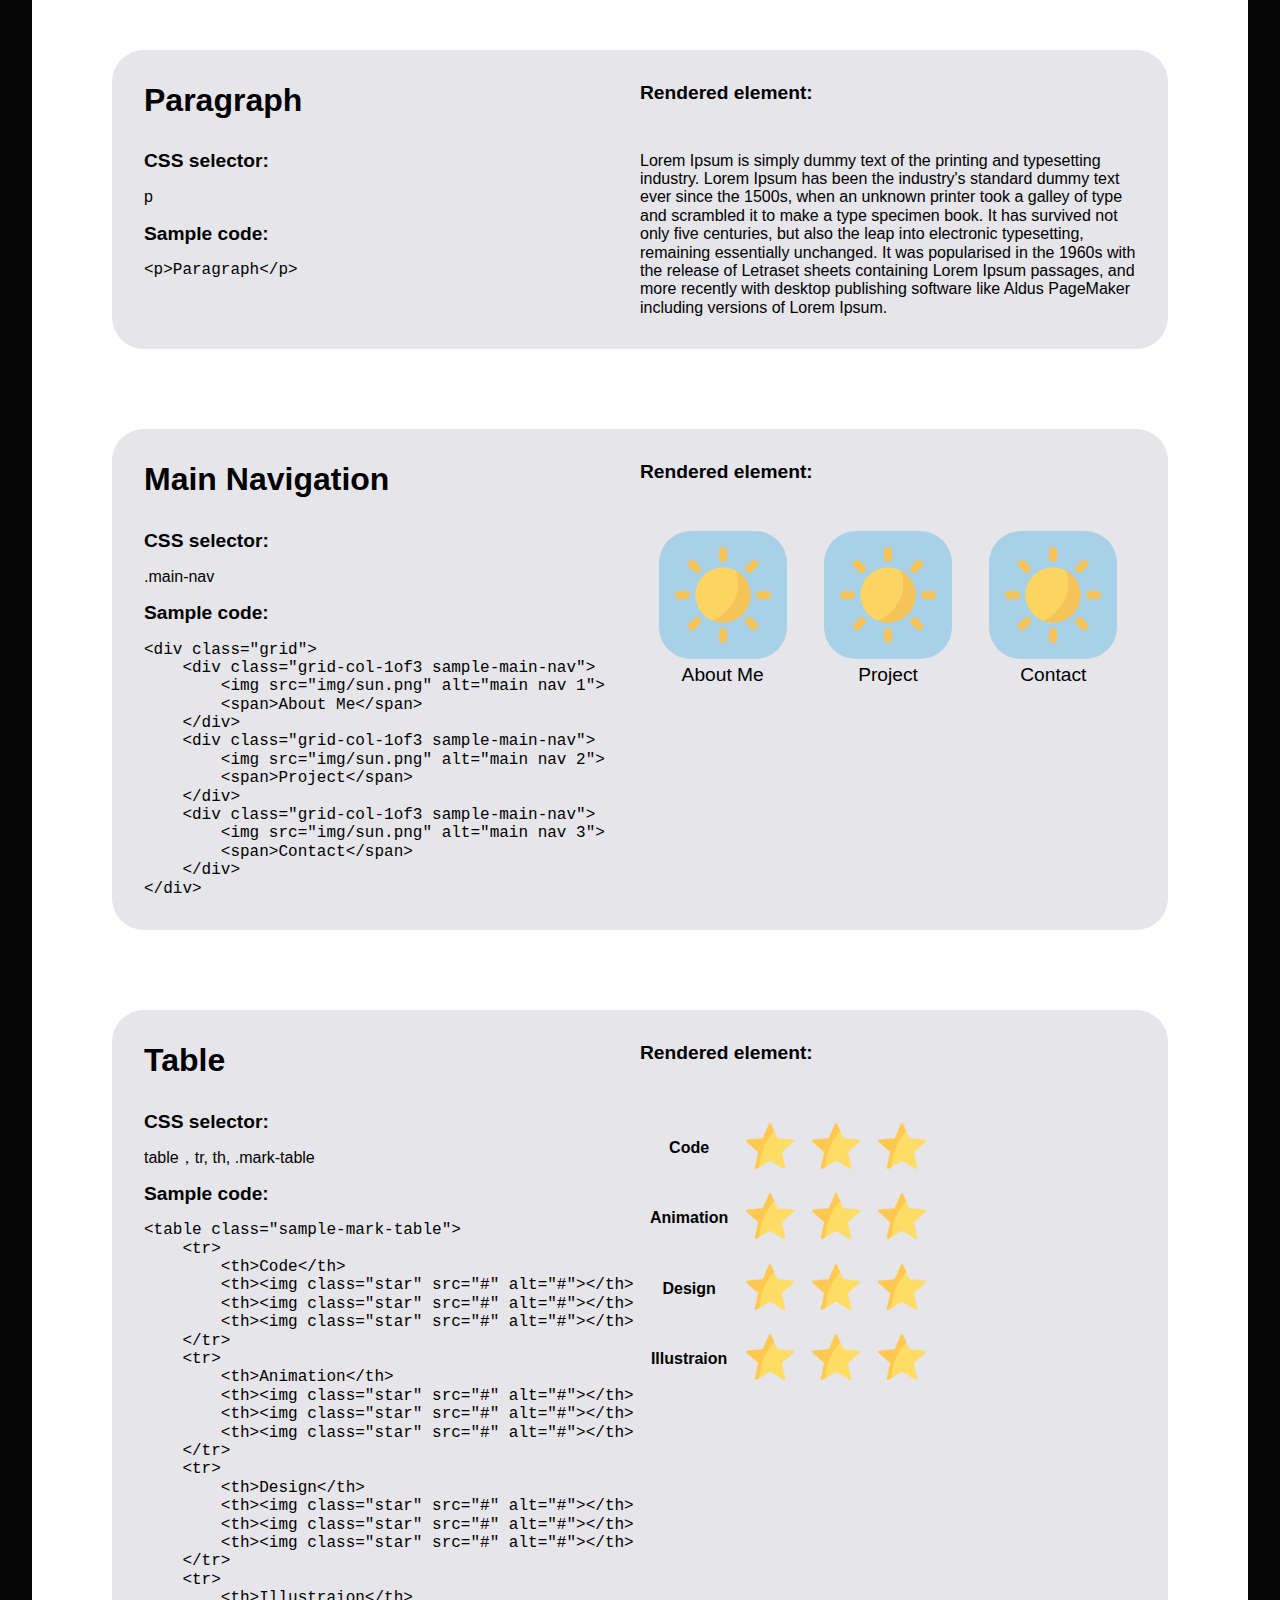
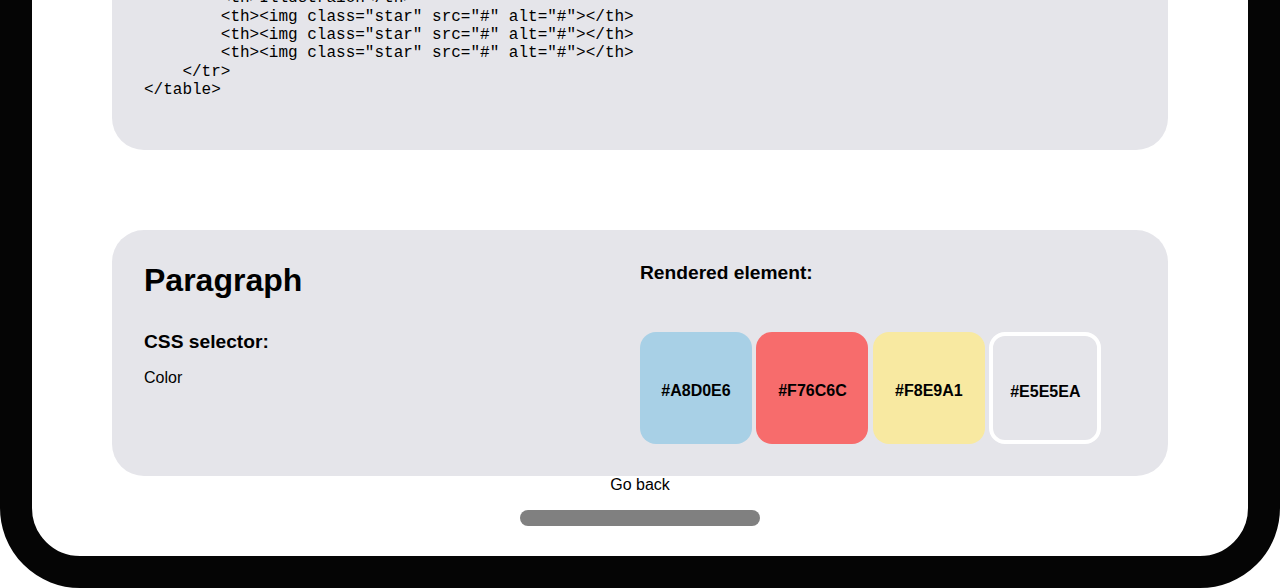
<file: styleguide.html>
<!DOCTYPE html>
<html>

  <head>
    <meta charset="utf-8">
    <meta name="viewport" content="width=device-width, initial-scale=1.0">
    <title>Style Guide</title>
    <link href="css/normalize.css" rel="stylesheet">
    <link href="css/grid.css" rel="stylesheet">
    <link href="css/main.css" rel="stylesheet">
    <link href="css/styleguide.css" rel="stylesheet">
    <link href="https://fonts.googleapis.com/css?family=Ubuntu:300,400,500,700&display=swap" rel="stylesheet">
    <link href="https://fonts.googleapis.com/css?family=Arvo:400,700&display=swap" rel="stylesheet">
  </head>

  <body>

    <section  id="styleguide-top" class="phone-layout">

        <div class="layout-items grid">
            <div class="grid-col-1of5 time"><p>12:00</p></div>
            <div class="grid-col-3of5 camera-part"></div>
            <div class="grid-col-1of5 icons grid">
                <!-- <div class="grid"> -->
                    <div class="signal grid-col-1of3">
                        <img src="img/internet.png" alt="1">
                    </div>
                    <div class="wifi grid-col-1of3">
                        <img src="img/wifi.png" alt="2">
                    </div>
                    <div class="battery grid-col-1of3">
                        <img src="img/battery1.png" alt="3">
                    </div>                          
                <!-- </div>   -->
            </div>
        </div>
                
        <div class="decoration"></div>
        <div class="dot"></div>



<section class="styleguide-content">
        <h1>Style Guide Template</h1>
    <nav>
      
      <p>
        Go to:
        <a href="index.html">Portfolio</a>,
        <a href="citation.html">Citation</a>,
        <a href="https://github.com/garbagecenter/Portfolio">Github</a>.
      </p>

    </nav>



    <!-- INTERACTIVE ELEMENTS SECTION // -->
    <section id="interactive_elements">

      <!-- Start of navigation button section -->
    <section class="backboard grid">

        <div class="grid-col-1of2 sample-content">
            <h2>Navigation Button</h2>

            <h3>CSS selector:</h3>
            <p>.button-nav</p>
        
            <h3>Sample code:</h3>
            <pre>
&lt;div class="grid-col-1of2 button-nav"&gt;
    &lt;h3>Rendered element:&lt;/h3&gt;
    &lt;img src="img/sun.png" alt="button-nav"&gt;
    &lt;span>Smaple nav button&lt;/span&gt;
&lt;/div&gt;
</pre>
        </div>
          
        <div class="grid-col-1of2 sample button-nav">
            <h3>Rendered element:</h3>
            <img src="img/sun.png" alt="button-nav">
            <span>Smaple nav button</span>
        </div>

      </section>
      <!-- End of navigation button section -->


      <!-- Start of in-text link section -->
      <section class="backboard grid">
        <div class="grid-col-1of2 sample-content">
            <h2>In-text link</h2>

            <h3>CSS selector:</h3>
            <p>.in-text-link</p>
        
            <h3>Sample code:</h3>
            <pre>
&lt;a class="in-text-link" href="#"&gt;
    &lt;span&gt;Go back&lt;/span&gt;&lt;
/a&gt;
&lt;div class="sample-back-bar"&gt;&lt;/div&gt;
</pre>
        </div>
        <div class="grid-col-1of2 sample">
            <h3>Rendered element:</h3>
            <a class="in-text-link" href="#"><span>Go back</span></a>
            <div class="sample-back-bar"></div>
        </div>
      </section>
      <!-- End of in-text link section -->


      <!-- Start of the list section -->
      <section class="backboard grid">
        <div class="grid-col-1of2 sample-content">
            <h2>Unordered List</h2>

            <h3>CSS selector:</h3>
            <p>ul&li</p>
        
            <h3>Sample code:</h3>
            <pre>
&lt;ul&gt;
    &lt;li class="list-bold">Smaple header 1:&lt;/li&gt;
    &lt;li class="border-bottom-line">Sample 1&lt;/li&gt;
    &lt;li class="list-bold">Smaple header 2:&lt;/li&gt;
    &lt;li class="border-bottom-line">Sample 2&lt;/li&gt;
    &lt;li class="list-bold">Smaple header 3:&lt;/li&gt;
    &lt;li class="border-bottom-line">Sample 3&lt;/li&gt;
    &lt;li class="list-bold">Smaple header 4:&lt;/li&gt;
    &lt;li class="border-bottom-line">Sample 4&lt;/li&gt;
    &lt;li class="list-bold">Smaple header 5:&lt;/li&gt;
    &lt;li class="border-bottom-line">Sample 5&lt;/li&gt;
&lt;/ul&gt;
</pre>
        </div>
        <div class="grid-col-1of2 sample">
            <h3>Rendered element:</h3>
            <ul>
                <li class="list-bold">Smaple header 1:</li>
                <li class="border-bottom-line">Sample 1</li>
                <li class="list-bold">Sample header 2:</li>
                <li class="border-bottom-line">Sample 2</li>
                <li class="list-bold">Smaple header 3:</li>
                <li class="border-bottom-line">Sample 3</li>
                <li class="list-bold">Smaple header 4:</li>
                <li class="border-bottom-line">Sample 4</li>
                <li class="list-bold">Smaple header 5:</li>
                <li class="border-bottom-line">Sample 5</li>
            </ul>
        </div>
      </section>
      <!-- End of the list section -->
    </section>
    <!-- // INTERACTIVE ELEMENTS SECTION -->



    <!-- TEXT ELEMENTS SECTION // -->
<section id="text_elements">


    <!-- Start of headings section -->
    <section class="backboard grid">

        <div class="grid-col-1of2 sample-content">
            <h2>Heading 1</h2>

            <h3>CSS selector:</h3>
            <p>h1</p>
        
            <h3>Sample code:</h3>
            <pre>
&lt;h1&gt;Heading 1&lt;/h1&gt;
</pre>
        </div>
          
        <div class="grid-col-1of2 sample">
            <h3>Rendered element:</h3>
            <h1>Heading 1</h1>
        </div>

      </section>

      <section class="backboard grid">

        <div class="grid-col-1of2 sample-content">
            <h2>Heading 2</h2>

            <h3>CSS selector:</h3>
            <p>h1</p>
        
            <h3>Sample code:</h3>
            <pre>
&lt;h1&gt;Heading 2&lt;/h1&gt;
</pre>
        </div>
          
        <div class="grid-col-1of2 sample">
            <h3>Rendered element:</h3>
            <h2>Heading 2</h2>
        </div>

      </section>

      <section class="backboard grid">

        <div class="grid-col-1of2 sample-content">
            <h2>Heading 3</h2>

            <h3>CSS selector:</h3>
            <p>h3</p>
        
            <h3>Sample code:</h3>
            <pre>
&lt;h3&gt;Heading 3&lt;/h3&gt;
</pre>
        </div>
          
        <div class="grid-col-1of2 sample">
            <h3>Rendered element:</h3>
            <h3>Heading 3</h3>
        </div>

      </section>
    <!-- End of headings section -->


    <!-- Start of paragraphs section -->
    <section class="backboard grid">

        <div class="grid-col-1of2 sample-content">
            <h2>Paragraph</h2>

            <h3>CSS selector:</h3>
            <p>p</p>
        
            <h3>Sample code:</h3>
            <pre>
&lt;p&gt;Paragraph&lt;/p&gt;
</pre>
        </div>
          
        <div class="grid-col-1of2 sample">
            <h3>Rendered element:</h3>
            <p>Lorem Ipsum is simply dummy text of the printing and typesetting industry. Lorem Ipsum has been the industry's standard dummy text ever since the 1500s, when an unknown printer took a galley of type and scrambled it to make a type specimen book. It has survived not only five centuries, but also the leap into electronic typesetting, remaining essentially unchanged. It was popularised in the 1960s with the release of Letraset sheets containing Lorem Ipsum passages, and more recently with desktop publishing software like Aldus PageMaker including versions of Lorem Ipsum.</p>
        </div>

      </section>
      <!-- End of paragraphs section -->

    </section>
    <!-- // TEXT ELEMENTS SECTION -->



    <!-- COMBINED ELEMENTS SECTION // -->
    <section id="combined_elements">

    
      <!-- Start of main navigation section -->
      <section class="backboard grid">

        <div class="grid-col-1of2 sample-content">
            <h2>Main Navigation</h2>

            <h3>CSS selector:</h3>
            <p>.main-nav</p>
        
            <h3>Sample code:</h3>
            <pre>
&lt;div class="grid"&gt;
    &lt;div class="grid-col-1of3 sample-main-nav"&gt;
        &lt;img src="img/sun.png" alt="main nav 1"&gt;
        &lt;span>About Me&lt;/span&gt;
    &lt;/div&gt;
    &lt;div class="grid-col-1of3 sample-main-nav"&gt;
        &lt;img src="img/sun.png" alt="main nav 2"&gt;
        &lt;span>Project&lt;/span>
    &lt;/div>
    &lt;div class="grid-col-1of3 sample-main-nav"&gt;
        &lt;img src="img/sun.png" alt="main nav 3"&gt;
        &lt;span>Contact&lt;/span&gt;
    &lt;/div&gt;
&lt;/div&gt;
</pre>
        </div>
          
        <div class="grid-col-1of2 sample">
            <h3>Rendered element:</h3>
            <div class="grid">
                <div class="grid-col-1of3 sample-main-nav">
                    <img src="img/sun.png" alt="main nav 1">
                    <span>About Me</span>
                </div>
                <div class="grid-col-1of3 sample-main-nav">
                    <img src="img/sun.png" alt="main nav 2">
                    <span>Project</span>
                </div>
                <div class="grid-col-1of3 sample-main-nav">
                    <img src="img/sun.png" alt="main nav 3">
                    <span>Contact</span>
                </div>
            </div>
        </div>

      </section>
      <!-- End of main navigation section -->



            <!-- Start of table section -->
            <section class="backboard grid">

                <div class="grid-col-1of2 sample-content">
                    <h2>Table</h2>
        
                    <h3>CSS selector:</h3>
                    <p>table，tr, th, .mark-table</p>
                
                    <h3>Sample code:</h3>
                    <pre>
&lt;table class="sample-mark-table"&gt;
    &lt;tr&gt;
        &lt;th&gt;Code&lt;/th&gt;
        &lt;th&gt;&lt;img class="star" src="#" alt="#"&gt;&lt;/th&gt;
        &lt;th&gt;&lt;img class="star" src="#" alt="#"&gt;&lt;/th&gt;
        &lt;th&gt;&lt;img class="star" src="#" alt="#"&gt;&lt;/th&gt;
    &lt;/tr&gt;
    &lt;tr&gt;
        &lt;th&gt;Animation&lt;/th&gt;
        &lt;th&gt;&lt;img class="star" src="#" alt="#"&gt;&lt;/th&gt;
        &lt;th&gt;&lt;img class="star" src="#" alt="#"&gt;&lt;/th&gt;
        &lt;th&gt;&lt;img class="star" src="#" alt="#"&gt;&lt;/th&gt; 
    &lt;/tr&gt;
    &lt;tr&gt;
        &lt;th&gt;Design&lt;/th&gt;
        &lt;th&gt;&lt;img class="star" src="#" alt="#"&gt;&lt;/th&gt;
        &lt;th&gt;&lt;img class="star" src="#" alt="#"&gt;&lt;/th&gt;
        &lt;th&gt;&lt;img class="star" src="#" alt="#"&gt;&lt;/th&gt; 
    &lt;/tr&gt;
    &lt;tr&gt;
        &lt;th&gt;Illustraion&lt;/th&gt;
        &lt;th&gt;&lt;img class="star" src="#" alt="#"&gt;&lt;/th&gt;
        &lt;th&gt;&lt;img class="star" src="#" alt="#"&gt;&lt;/th&gt;
        &lt;th&gt;&lt;img class="star" src="#" alt="#"&gt;&lt;/th&gt; 
    &lt;/tr&gt;
&lt;/table&gt;
            </pre>
                </div>
                  
                <div class="grid-col-1of2 sample">
                    <h3>Rendered element:</h3>
                    <table class="sample-mark-table">
                        <tr>
                            <th>Code</th>
                            <th><img class="star" src="img/star.png" alt="marking star"></th>
                            <th><img class="star" src="img/star.png" alt="marking star"></th>
                            <th><img class="star" src="img/star.png" alt="marking star"></th>
                        </tr>
                        <tr>
                            <th>Animation</th>
                            <th><img class="star" src="img/star.png" alt="marking star"></th>
                            <th><img class="star" src="img/star.png" alt="marking star"></th>
                            <th><img class="star" src="img/star.png" alt="marking star"></th>
                        </tr>
                        <tr>
                            <th>Design</th>
                            <th><img class="star" src="img/star.png" alt="marking star"></th>
                            <th><img class="star" src="img/star.png" alt="marking star"></th>
                            <th><img class="star" src="img/star.png" alt="marking star"></th>
                        </tr>
                        <tr>
                            <th>Illustraion</th>
                            <th><img class="star" src="img/star.png" alt="marking star"></th>
                            <th><img class="star" src="img/star.png" alt="marking star"></th>
                            <th><img class="star" src="img/star.png" alt="marking star"></th>
                        </tr>
                    </table>
                </div>
        
              </section>
              <!-- End of table section -->



      <!-- Start of color section -->
      <section class="backboard grid">

        <div class="grid-col-1of2 sample-content">
            <h2>Paragraph</h2>

            <h3>CSS selector:</h3>
            <p>Color</p>
        </div>
          
        <div class="grid-col-1of2 sample">
            <h3>Rendered element:</h3>
            <!-- <div class="grid"> -->
                <div class="myBlue sample-border">
                    <span>#A8D0E6</span>
                </div>
                <div class="myRed sample-border">
                    <span>#F76C6C</span>
                </div>
                <div class="myYellow sample-border">
                    <span>#F8E9A1</span>
                </div>
                <div class="myGrey sample-border white-border">
                    <span>#E5E5EA</span>
                </div>
            <!-- </div> -->
        </div>

      </section>
      <!-- End of color section -->
    </section>
    <!-- // COMBINED ELEMENTS SECTION -->
    </section>


    <div onclick="goTop()" class="back-area">
        <span>Go back</span>
        <div class="back-bar"></div>
    </div>
</section>



<script>
    function goTop() {
        window.location = "#styleguide-top";
    }
</script>
  </body>
</html>
</file>
<file: css/grid.css>
*, *::before, *::after {
    box-sizing: border-box;
    margin: 0;
    padding: 0;
  }
  
  .grid {
    display: flex;
    flex-flow: row wrap;
  }

  .grid-col-1of2 {
    flex: 1 1 auto;
    width: 50%;
  }

  .grid-col-1of3 {
    flex: 1 1 auto;
    width: 33.33%;
  }

  .grid-col-2of3 {
    flex: 1 1 auto;
    width: 66.66%;
  }
</file>
<file: css/main.css>
body {
    font-family: 'Montserrat', sans-serif;
    /* font-weight: bold; */
    width: 100%;
    height: 100%;
}


/* Styling for the phone layout */
.phone-layout {
    border: 2rem solid #050505;
    border-radius: 5rem;
    position: relative;
}

.camera-part {
    width: 30rem;
    height: 5rem;
    background-color: #050505;
    /* margin: 0 auto; */
    border-bottom-left-radius: 2rem;
    border-bottom-right-radius: 2rem;
}

.time{
    text-align: center;
}

.time p {
    font-size: 2rem;
    margin-top: 1rem;
}

.signal img, .wifi img , .battery img {
    width: 4rem;
    padding: 1rem;
}

.decoration {
    position: absolute;
    background-color: #5a5a5a;
    border-radius: 2rem;
    width: 15rem;
    height: 3rem;
    z-index: 1;
    top: 0;
    left: 37%;
}

.dot {
    position: absolute;
    background-color: #5a5a5a;
    border-radius: 2rem;
    width: 3rem;
    height: 3rem;
    z-index: 1;
    top: 0;
    left: 60%;
}

/* End of the styling for the phone layout */


/* Start of the styling for notice section */
.notice-section {
    background-color: #e5e5ea;
    opacity: 0.8;
    border-radius: 1rem;
    padding: 2rem;
}

.notice-up {
    font-size: 2.5rem;
}

.logo {
    width: 3rem;
    vertical-align: text-bottom;
}

/* .message { */
    /* font-weight: lighter; */
/* } */

.now {
    position: absolute;
    right: 2rem;
}

.notice-bottom {
    font-size: 3rem;
    margin: 1rem 1rem 0 1rem;
}

.notice-bottom span {
    font-weight: 500;
}

.notice-bottom p {
    font-size: 2.5rem;
    font-weight: 100;
}
/* End of the styling for notice section */



/* Start of the styling for three main navigation */
.main-nav {
    width: 100%;
    height: 70vh;
    /* border: thin solid blue; */
}

.project-nav, .bio-nav, .contact-nav {
    height: 10rem;
    margin: auto 0;
    /* border: thin solid black; */
    text-align: center;
}

.project-nav span {
    display: block;
    font-size: 2rem;
}

.bio-nav span {
    display: block;
    font-size: 2rem;
}

.contact-nav span {
    display: block;
    font-size: 2rem;
}

.project-nav img, .bio-nav img, .contact-nav img {
    width: 10rem;
    height: 10rem;
    /* background-color: #a8d0e6; */
    padding: 1rem;
    border-radius: 2rem;
}

.myBlue {
    background-color: #a8d0e6;
}

.myRed {
    background-color: #f76c6c;
}

.myYellow {
    background-color: #f8e9a1;
}

.myGrey {
    background-color: #e5e5ea;
}
/* End of the styling for three main navigation */


/* Start of the styling for About Me section */
.about-me-section {
    width: 100%;
    height: 100vh;
    /* border: thin solid blue; */
}

.about-me-content {
    width: 100%;
    height: 100%;
}

.img-side {
    /* border: thin solid rebeccapurple; */
    text-align: center;
    margin: auto 0;
}

.mark-table {
    margin-left: auto;
    margin-right: auto;
    margin-top: 5rem;
}

th, td {
    padding: 0.5rem;
}

.img-side span {
    display: inline-block;
}

.me {
    width: 20rem;
    height: 20rem;
}

.star {
    width: 3rem;
    height: 3rem;
}

.paragraph-side {
    margin: auto 0;
}

.paragraph-side h2 {
    font-size: 2.5rem;
    margin: 3rem;
}

.paragraph-side p {
    font-size: 1.5rem;
    margin: 3rem;
}

.back-area {
    width: 100%;
    height: 5rem;
    text-align: center;
    /* border: thin solid green; */
    /* margin-top: 10rem; */
    position: absolute;
    bottom: 0;
}

.back-bar {
    width: 15rem;
    height: 1rem;
    background-color: grey;
    border-radius: 2rem;
    margin: 1rem auto;
}
/* End of the styling for About Me section */



/* Start of the styling for Project section */
.project-section {
    width: 100%;
    height: 100vh;
    /* border: thin solid blue; */
    text-align: center;
}

.project-section h2 {
    font-size: 3rem;
    margin-top: 5rem;
}

.icon-area {
    position: absolute;
    width: 50%;
    height: 40%;
    top: 25%;
    left: 25%;
    background: rgba(229, 229, 234, 0.3); /* #f2f2fa*/
    border-radius: 3rem;
}

.project-section-left, .project-section-right {
    height: 10rem;
    margin: auto 0;
    /* border: thin solid black; */
    text-align: center;
}

.project-section-left img, .project-section-right img {
    width: 10rem;
    height: 10rem;
    background-color: #a8d0e6;
    padding: 1rem;
    border-radius: 2rem;
}

.project-section-left span {
    display: block;
    font-size: 2rem;
}

.project-section-right span {
    display: block;
    font-size: 2rem;
}

/* End of the styling for Project section */



/* Start of the styling for contact section */
.contact-section {
    width: 90%;
    height: 20vh;
    border-radius: 2rem;
    margin-bottom: 6rem;
    background-color: #e5e5ea;   
    position: relative;
    left: 5%;
}

.style-guide, .citation, .github {
    height: 10rem;
    margin: auto 0;
    /* border: thin solid black; */
    text-align: center;
}

.style-guide img, .citation img, .github img {
    width: 10rem;
    height: 10rem;
    padding: 1rem;
}

.style-guide span {
    display: block;
    font-size: 1.5rem;
}

.citation span {
    display: block;
    font-size: 1.5rem;
}

.github span {
    display: block;
    font-size: 1.5rem;
}
/* End of the styling for contact section */


/* Styling for responsive */
@media (max-width: 70em) {
    .signal img, .wifi img, .battery img {
        width: 2rem;
        height: auto;
        padding: 0;
        padding-top: 1rem;
    }

    .decoration {
        /* width: 10rem; */
        width: 20%;
        height: 2rem;
        top: 1rem;
        left: 37%;
    }

    .dot {
        width: 4.5%;
        height: 2rem;
        top: 1rem;
        left: 60%;
    }
}

@media (max-width: 60em) {
    .paragraph-side p {
        font-size: 1.2rem;
        margin: 3rem;
    }
}

@media (max-width: 45em) {
    .phone-layout {
        border: none;
    }

    .layout-items, .decoration, .dot {
        display: none;
    }

    .notice-up {
        font-size: 1.5rem;
    }
    
    .logo {
        width: 2rem;
        vertical-align: text-bottom;
    }

    .notice-bottom {
        font-size: 2rem;
        margin: 1rem 1rem 0 1rem;
    }
    
    .notice-bottom p {
        font-size: 1.5rem;
        font-weight: 100;
    }

    .style-guide img, .citation img, .github img {
        width: 8rem;
        height: 8rem;
    }
    
    .style-guide span {
        font-size: 1rem;
    }
    
    .citation span {
        font-size: 1rem;
    }
    
    .github span {
        font-size: 1rem;
    }

    .project-nav img, .bio-nav img, .contact-nav img {
        width: 8rem;
        height: 8rem;
        border-radius: 1rem;
    }

    .project-nav span {
        font-size: 1rem;
    }
    
    .bio-nav span {
        font-size: 1rem;
    }
    
    .contact-nav span {
        font-size: 1rem;
    }

    .icon-area {
        position: absolute;
        width: 80%;
        height: 30%;
        top: 20%;
        left: 10%;
        background: rgba(229, 229, 234, 0.3); /* #f2f2fa*/
        border-radius: 3rem;
    }

    .back-area {
        width: 100%;
        height: 0;
        position: absolute;
        bottom: 0;
        z-index: 2;
    }

    /* .back-area span {
        display: none;
    } */
    
    .back-bar {
        width: 15rem;
        height: 0.75rem;
    }
}


@media (max-width: 31em) {
    /* notice */
    .notice-up {
        font-size: 1rem;
    }
    
    .logo {
        width: 1.5rem;
        vertical-align: text-bottom;
    }

    .notice-bottom {
        font-size: 1rem;
        margin: 1rem 0.5rem 0 0.5rem;
    }
    
    .notice-bottom p {
        font-size: 1rem;
        font-weight: 100;
    }

    /* main nav */
    .style-guide img, .citation img, .github img {
        width: 5rem;
        height: 5rem;
    }
    
    .style-guide span {
        font-size: 0.8rem;
    }
    
    .citation span {
        font-size: 0.8rem;
    }
    
    .github span {
        font-size: 0.8rem;
    }

    /* Project part */
    .project-nav img, .bio-nav img, .contact-nav img {
        width: 5rem;
        height: 5rem;
        border-radius: 1rem;
    }

    .project-nav span {
        font-size: 0.8rem;
    }
    
    .bio-nav span {
        font-size: 0.8rem;
    }
    
    .contact-nav span {
        font-size: 0.8rem;
    }

    .contact-section {
        height: 20vh;
        margin-bottom: 3rem;
    }

    /* Bio Part */

    .about-me-section {
        width: 100%;
        height: 140vh;
    }

    .img-side {
        /* border: thin solid rebeccapurple; */
        text-align: left;
        margin: auto 0;
    }
    .me {
        width: 10rem;
        height: 10rem;
    }

    .mark-table {
        margin-left: 0;
        margin-right: 0;
        margin-top: 2rem;
    }

    th, td {
        padding: 0;
    }
    
    .star {
        width: 1rem;
        height: 1rem;
    }

    /* .paragraph-side {
        margin: auto 0;
    } */
    
    .paragraph-side h2 {
        font-size: 1.5rem;
        margin: 1.5rem 0;
    }
    
    .paragraph-side p {
        font-size: 1rem;
        margin: 1.5rem 0;
    }

    .back-area {
        width: 100%;
        height: 0;
        position: absolute;
        bottom: 0;
        z-index: 2;
    }

    .back-area span {
        display: none;
    }
    
    .back-bar {
        width: 10rem;
        height: 0.5rem;
    }

    .icon-area {
        position: absolute;
        width: 80%;
        height: 40%;
        top: 20%;
        left: 10%;
        background: rgba(229, 229, 234, 0.3); /* #f2f2fa*/
        border-radius: 3rem;
    }

    .project-section-left img, .project-section-right img {
        width: 5rem;
        height: 5rem;
        border-radius: 1rem;
    }
    
    .project-section-left span {
        font-size: 1rem;
    }
    
    .project-section-right span {
        font-size: 1rem;
    }
}
</file>
<file: css/citation.css>
body {
    margin-left: 5rem;
    margin-right: 5rem;
}

p {
    font-size: 1.5rem;
    padding: 2rem;
}

h1 {
    margin-left: 2rem;
}

@media (max-width: 31rem) {
    body {
        margin: 0;
    }

    p {
        font-size: 1rem;
        padding-top: 1rem;
    }

    h1 {
        margin-left: 1rem;
    }
}
</file>
<file: css/intro.css>
/* Pop-up tutorial learned from 
https://www.youtube.com/watch?v=B0_M1y4aFAQ&list=PL4cUxeGkcC9iGYgmEd2dm3zAKzyCGDtM5&index=11
*/

body {
    margin: 0; 
    position: relative;
    background: #fff;
}

* {
  font-family: Calibri, sans-serif; 
  font-weight: normal;
  color: #333;
}

h1 {
    font-size: 1.5rem;
    margin: 1rem 0;
}

p {
    margin-bottom: 1.5rem;
}

#pop-up {
    position: relative; 
    top: 10rem; 
    width: 35rem; 
    margin: 0 auto; 
    text-align: center;
}

#pop-up .container{
    background: #f0e4d4; 
    padding: 2rem;
    padding-bottom: 3rem;
    position: absolute; 
    top: 15rem; 
    width: 100%; 
    box-sizing: border-box;
}

#pop-up input{
    padding: 1.5rem;
    border: 0;
    border-radius: 0.5rem 0 0 0.5rem;
    border: 1px solid #333;
    font-size: 1.2rem;
}

#pop-up img {
    width: 20rem;
    height: auto;
}

button{
    padding: 1.5rem;
    border: 0;
    color: #fff;
    background: #333;
    margin-left: -5px;
    margin-left: -5px;
    border-radius: 0 0.5rem 0.5rem 0;
    border: 1px solid #333;
    font-size: 1.2rem;
}


/*// POP-UP ANIMATION STYLES //*/
#pop-up {
    top: -400px;
    transform-origin: 10px 10px;
    animation: drop 0.5s ease forwards,
    swing 1s 2s ease forwards;
  }
  
  @keyframes drop {
    0%{opacity: 0;}
    70%{ transform: translateY(50rem);}
    100%{transform: translateY(40rem); opacity: 1;}
  }
  
  @keyframes swing{
    0%{transform: translateY(40rem) rotateZ(0deg)}
    40%{transform: translateY(40rem) rotateZ(90deg)}
    70%{transform: translateY(40rem) rotateZ(70deg)}
    100%{transform: translateY(40rem) rotateZ(720deg)}
  }
</file>
<file: css/project.css>
body {
    background-color: rgb(245, 245, 245);
    font-weight: lighter;
}

h1, h2, p {
    color: #5a5a5a;
    margin-top: 2rem;
    margin-bottom: 2rem;
}

h1 {
    font-size: 3rem;
}

h2 {
    font-size: 2rem;
}

p {
    font-size: 1.2rem;
}

.align-center {
    text-align: center;
}

.align-left {
    text-align: left;
}


/* Styling for the project detail section */
.project-detail-section {
    margin: 10rem;
}

.project-intro {
    margin-bottom: 5rem;
}

.project-process {
    width: 100%;
    height: 100%;
}

.project-process div {
    margin-bottom: 3rem;
    width: 100%;
    height: 100%;
}

.project-process img {
    width: 100%;
    height: auto;
}

.project-process canvas {
    width: 100%;
    height: auto;
}

ul {
    margin-left: 20%;
    margin-right: 20%;
    border: 1rem solid #5a5a5a;
    border-radius: 2rem;
    padding: 2rem;
}

li {
    margin-top: 2rem;
    margin-bottom: 2rem;
    list-style: none;
    padding-bottom: 1rem;
}

li.border-bottom-line {
    border-bottom: 0.15rem solid #959DA5;
}

li.list-bold {
    font-weight: 600;
    font-size: 1.2rem;
    color: #5a5a5a;
}


/* Styling for responsive */
@media (max-width: 70em) {
    .signal img, .wifi img, .battery img {
        width: 2rem;
        height: auto;
        padding: 0;
        padding-top: 1rem;
    }

    .decoration {
        /* width: 10rem; */
        width: 20%;
        height: 2rem;
        top: 1rem;
        left: 37%;
    }

    .dot {
        width: 4.5%;
        height: 2rem;
        top: 1rem;
        left: 60%;
    }

    ul {
        margin-left: 5%;
        margin-right: 5%;
        border-radius: 1rem;
        padding: 1rem;
    }
    
    li {
        margin-top: 2rem;
        margin-bottom: 2rem;
        list-style: none;
        padding-bottom: 1rem;
    }
}


@media (max-width: 45em) {
    .phone-layout {
        border: none;
    }

    .layout-items, .decoration, .dot {
        display: none;
    }

    .project-detail-section {
        margin: 2rem;
    }

    ul {
        border: 0.5rem solid #5a5a5a;
    }
}

@media (max-width: 31em) {
    h1 {
        font-size: 1.5rem;
    }

    
    h2 {
        font-size: 1.2rem;
    }

    p {
        font-size: 1rem;
    }

    .project-detail-section {
        margin: 0;
    }

    ul {
        margin-left: 1%;
        margin-right: 1%;
        border-radius: 1rem;
        padding: 0.5rem;
    }
    
    li {
        margin-top: 0.75rem;
        margin-bottom: 0.75rem;
        list-style: none;
        padding-bottom: 1rem;
        font-size: 0.75rem;
    }
    
    li.list-bold {
        font-weight: 550;
        font-size: 1rem;
        color: #5a5a5a;
    }
}
</file>
<file: css/styleguide.css>
/*
  STYLE GUIDE STYLING 
  Default styling for the style guide 
*/

.styleguide-content {
    margin: 5rem;
}

.backboard {
    margin-top: 5rem;
    margin-bottom: 5rem;
    padding: 2rem;
    background-color: #e5e5ea;
    border-radius: 2rem;
}

.sample-content h2 {
    margin-bottom: 2rem;
}

.sample-content h3 {
    margin-top: 1rem;
    margin-bottom: 1rem;
}

.sample h3{
    margin-bottom: 3rem;
}
  
  /* 
    INTERACTIVE ELEMENTS -------------------
  */
  
  /* Styling for the navigation button */
  .button-nav {
text-align: center;
}

.button-nav img {
    width: 10rem;
    height: 10rem;
    background-color: #a8d0e6;
    padding: 1rem;
    border-radius: 2rem;
}

.button-nav span {
    display: block;
    font-size: 1.2rem;
}


  /* Styling for the in-text-link */
.in-text-link{
    padding-left: 5.5rem;
    text-decoration: none;
    color: #5a5a5a;
}
.sample-back-bar {
    width: 15rem;
    height: 1rem;
    background-color: grey;
    border-radius: 2rem;
    margin: 1rem 0;
}
  
  
  
  /* 
    TEXT ELEMENTS -------------------
  */
  
  /* Styling for headings */
  h1 {
      font-size: 3rem;
  }

  h2 {
      font-size: 2rem;
  }

  h3 {
      font-size: 1.2rem;
  }
  
  
  
  /* 
    COMBINED ELEMENTS -------------------
  */

  /* Styling for Main Navigation */
  .sample-main-nav img {
    width: 10rem;
    height: 10rem;
    background-color: #a8d0e6;
    padding: 1rem;
    border-radius: 2rem;
}

.sample-main-nav span {
    display: block;
    font-size: 1.2rem;
}

.sample-main-nav {
    text-align: center;
}

ul {
    border: 1rem solid #5a5a5a;
    border-radius: 2rem;
    padding: 2rem;
}

li {
    margin-top: 2rem;
    margin-bottom: 2rem;
    list-style: none;
    padding-bottom: 1rem;
}

li.border-bottom-line {
    border-bottom: 0.15rem solid #959DA5;
}

li.list-bold {
    font-weight: 600;
    font-size: 1.2rem;
    color: #5a5a5a;
}

.sample-border {
    height: 7rem;
    width: 7rem;
    display: inline-block;
    text-align: center;
    vertical-align: middle;
    border-radius: 1rem;
}

.sample-border span {
    position: relative;
    top: 45%;
    font-size: 1.2rem;
    font-weight: 700;
}

.white-border {
    border: 0.25rem solid white;
}



/* Styling for responsive */
@media (max-width: 80rem) {
    .sample-main-nav img {
        width: 8rem;
        height: 8rem;
    }

    .sample-border {
        height: 7rem;
        width: 7rem;
    }
    
    .sample-border span {
        position: relative;
        top: 45%;
        font-size: 1rem;
        font-weight: 700;
    }
}

@media (max-width: 70em) {
    .sample-content {
        display: block;
    }

    .sample {
        text-align: left;
        display: block;
    }

    .sample h3{
        margin-top: 3rem;
    }
}

@media (max-width: 45em) {
    .styleguide-content {
        margin: 3rem 0;
    }

    h1 {
        font-size: 2.5rem;
    }

    .sample-content {
        display: block;
    }

    .sample {
        display: block;
        text-align: left;
    }

    .sample h3{
        margin-top: 3rem;
    }

    .sample-border {
        height: 6rem;
        width: 6rem;
    }

    .grid-col-1of2 {
        flex: 1 1 100%;
    }
}

@media (max-width: 31em) {
    .styleguide-content {
        margin: 0;
    }
    pre {
        display: none;
    }

    h1 {
        font-size: 1.8rem;
    }

    a {
        font-size: 1rem;
    }

    h2 {
        font-size: 1.2rem;
    }

    .sample-content h3 {
        display: none;
    }

    .button-nav span {
        display: block;
        font-size: 0.75rem;
    }

    .button-nav img {
        width: 5rem;
        height: 5rem;
        border-radius: 1rem;
    }

    .grid-col-1of2 {
        flex: 1 1 100%;
    }

    ul {
        margin-left: 1%;
        margin-right: 1%;
        border-radius: 1rem;
        padding: 0.5rem;
        border: 0.5rem solid #5a5a5a;
    }
    
    li {
        margin-top: 0.75rem;
        margin-bottom: 0.75rem;
        list-style: none;
        padding-bottom: 1rem;
        font-size: 0.75rem;
    }

    .sample-main-nav img {
        width: 5rem;
        height: 5rem;
        background-color: #a8d0e6;
        padding: 1rem;
        border-radius: 2rem;
    }
    
    .sample-main-nav span {
        display: block;
        font-size: 0.8rem;
    }

}
</file>
